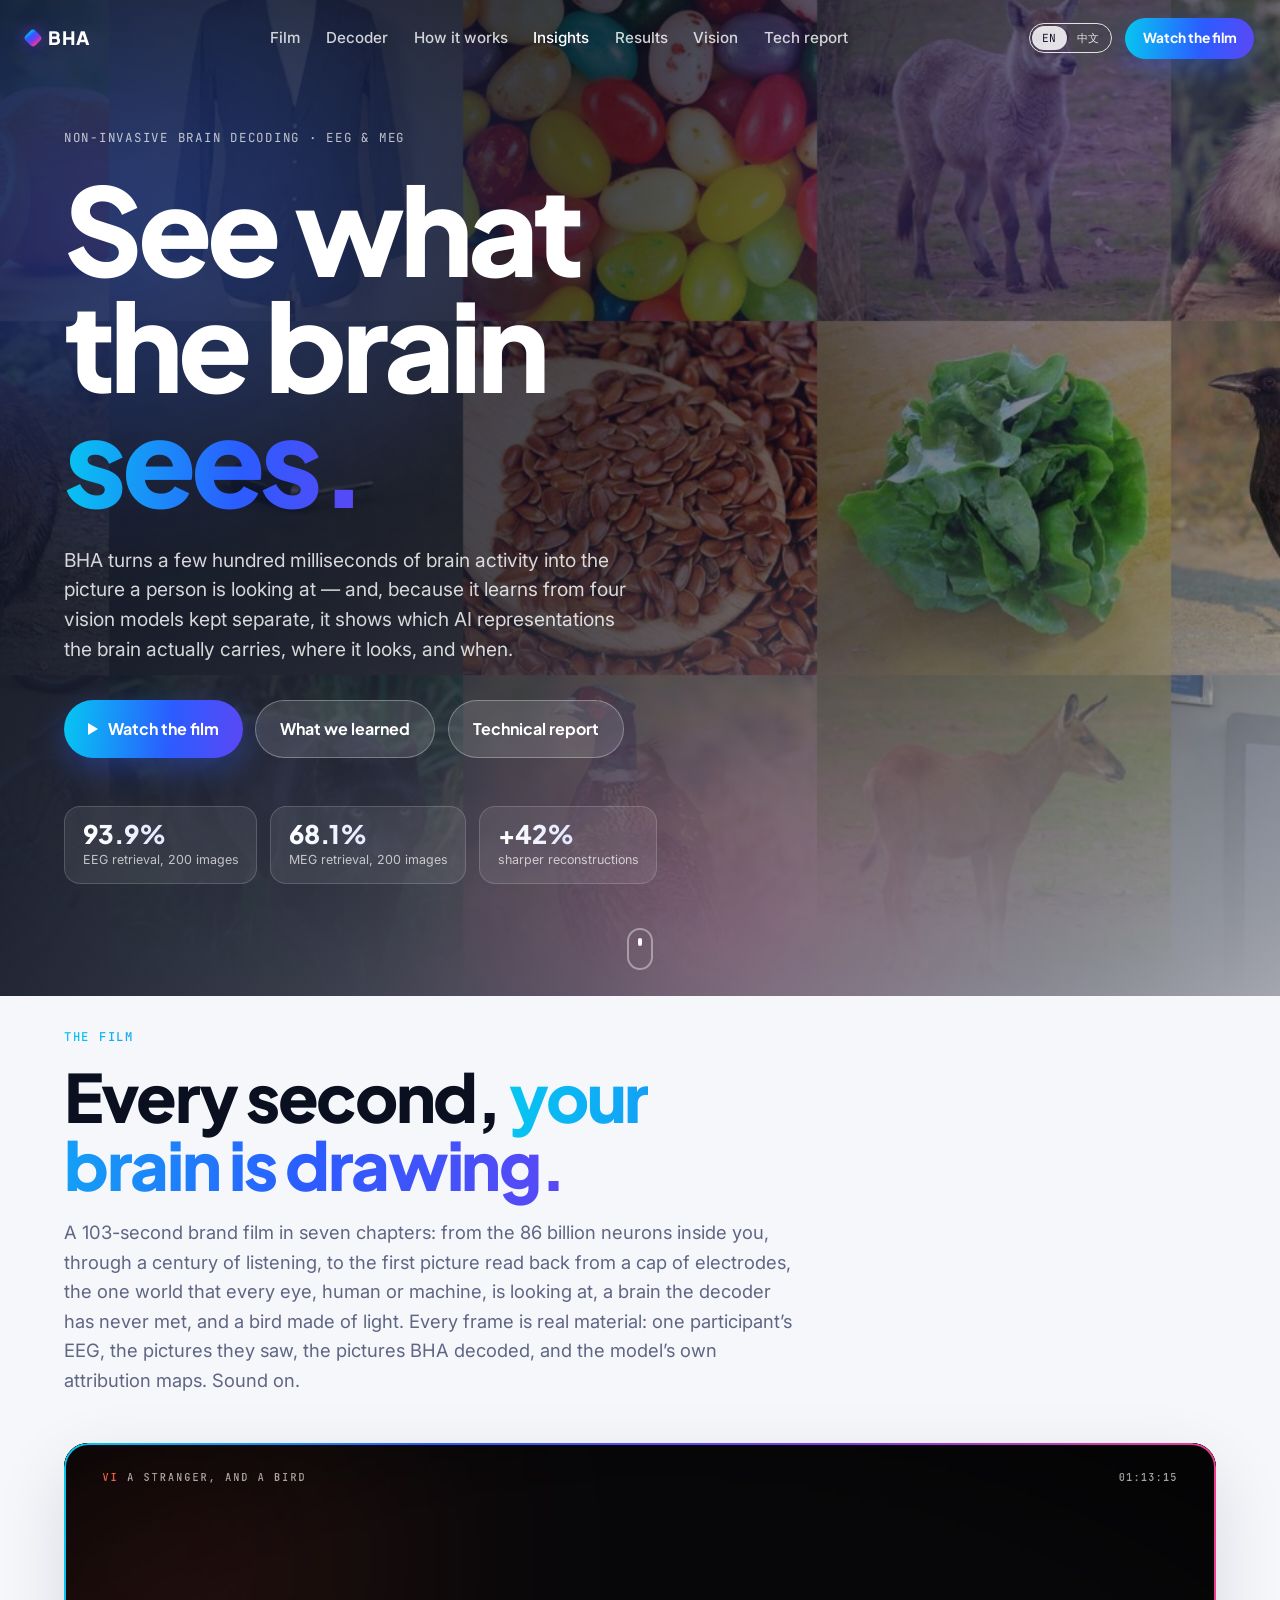
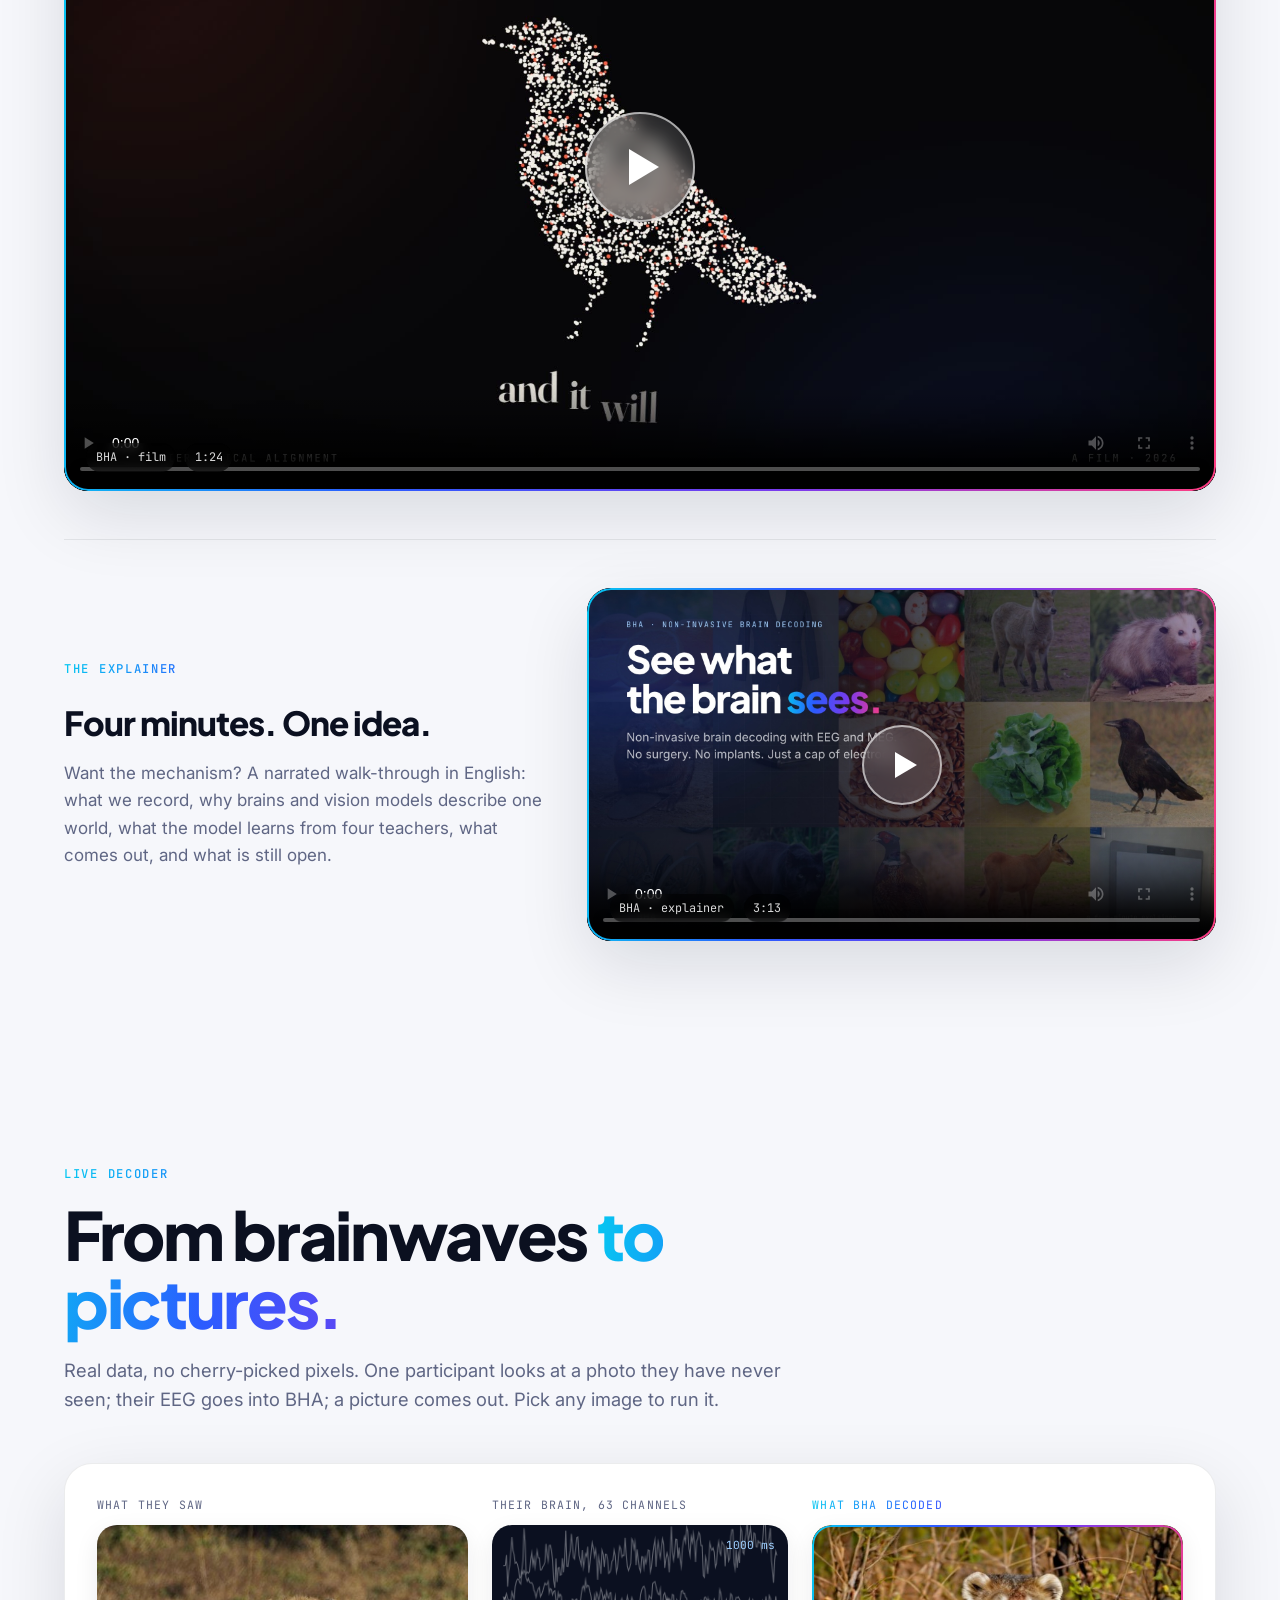
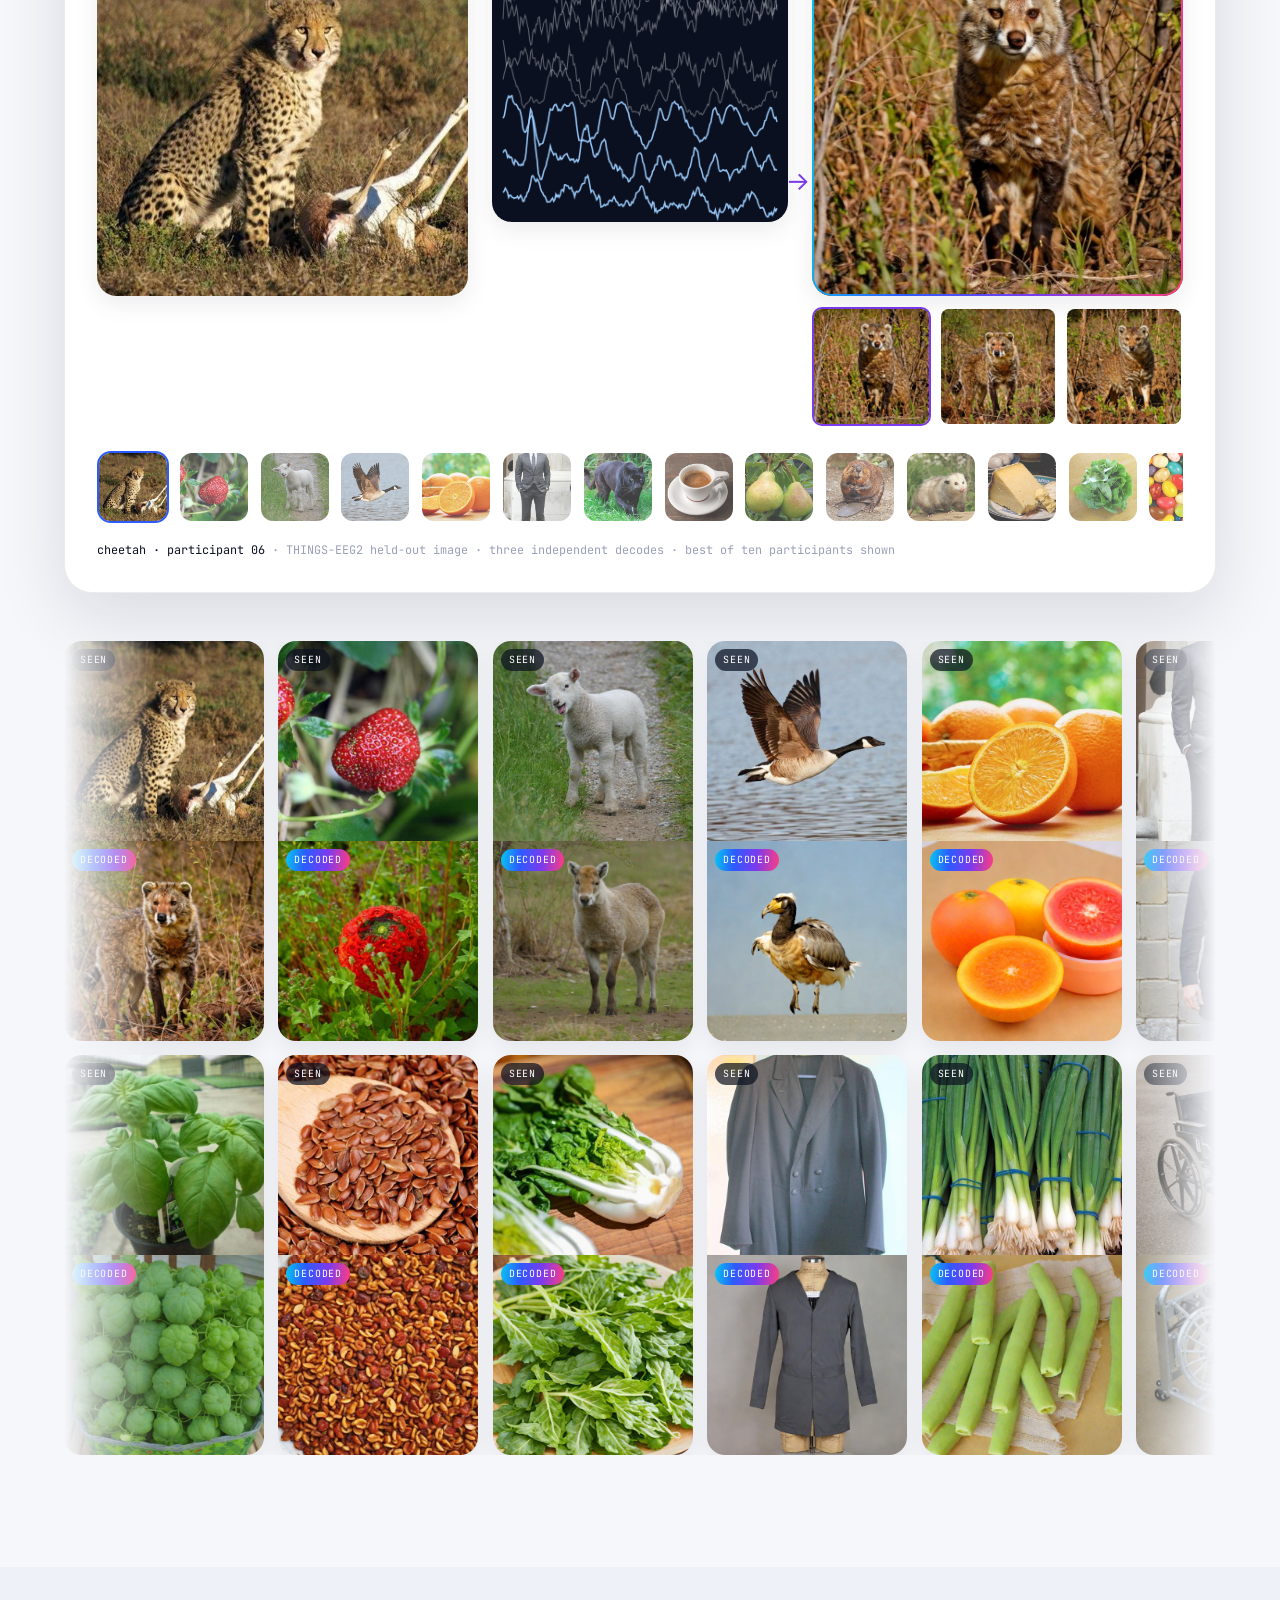
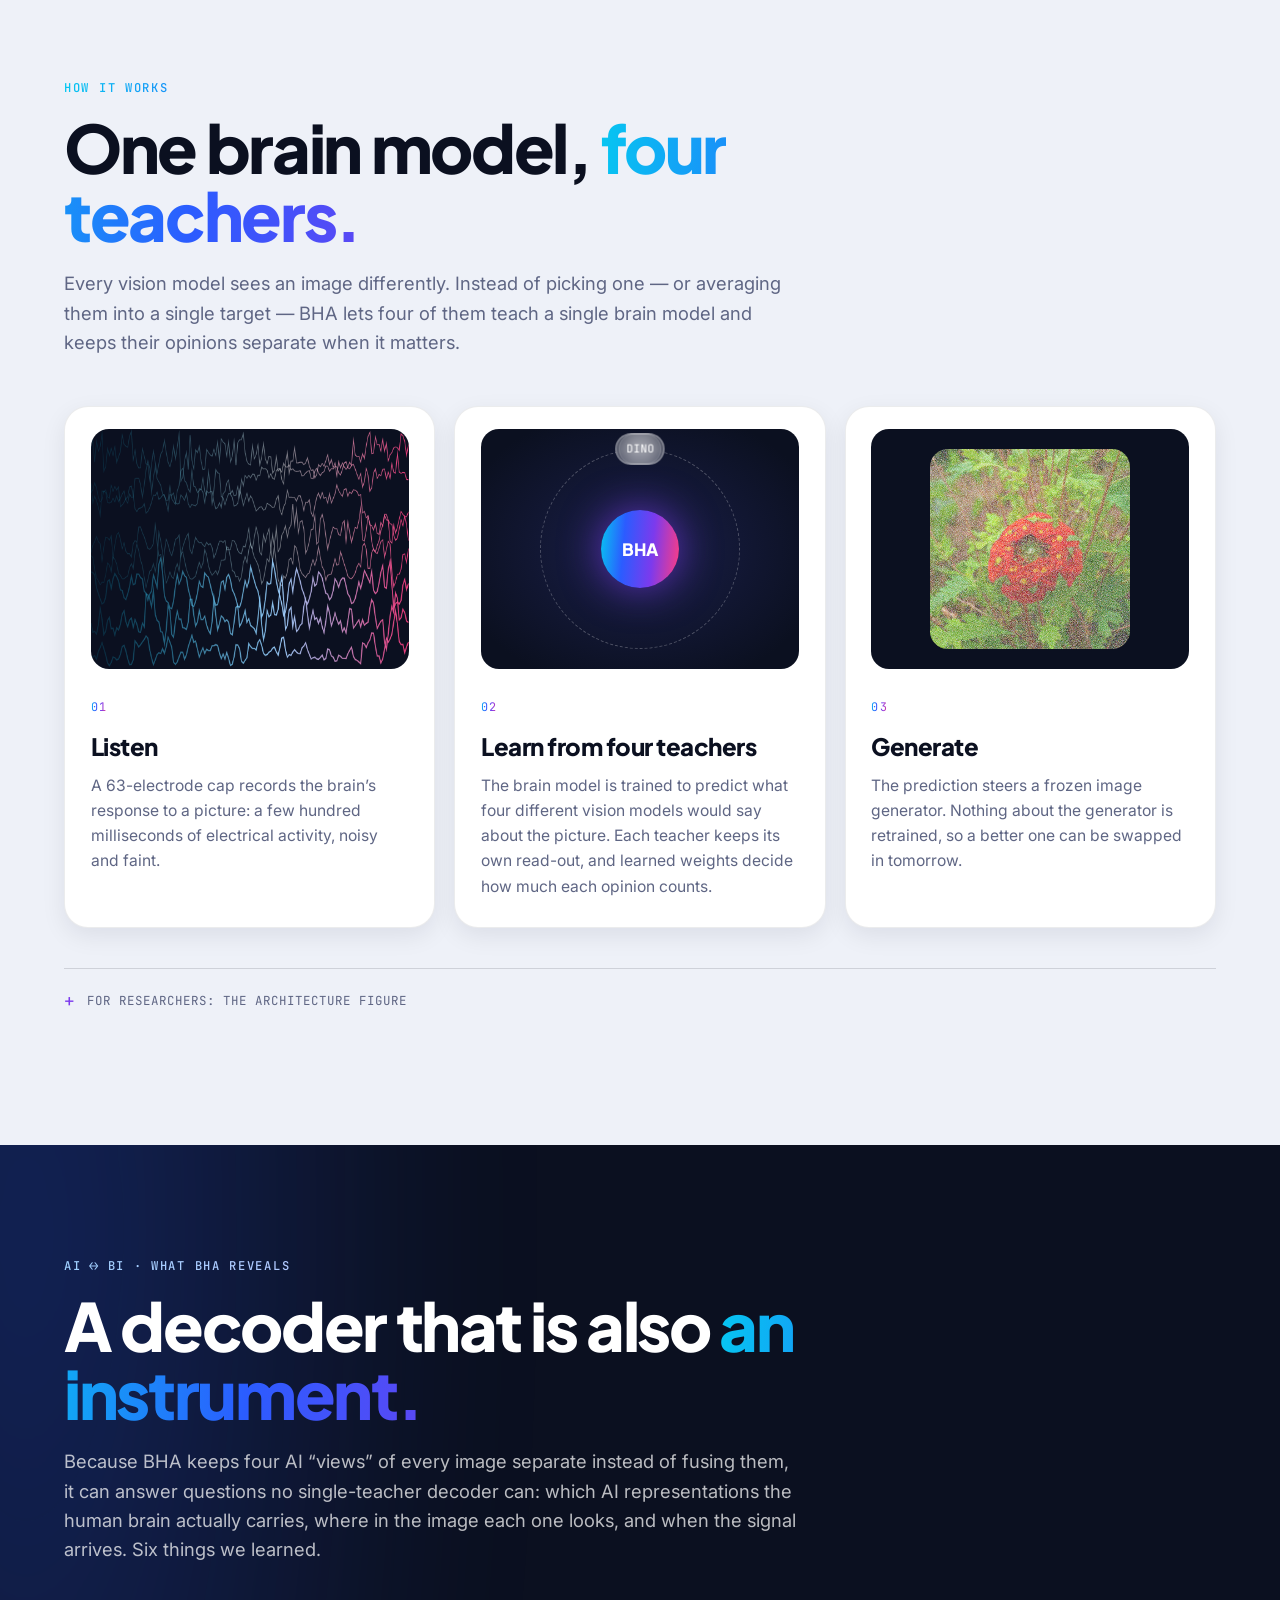
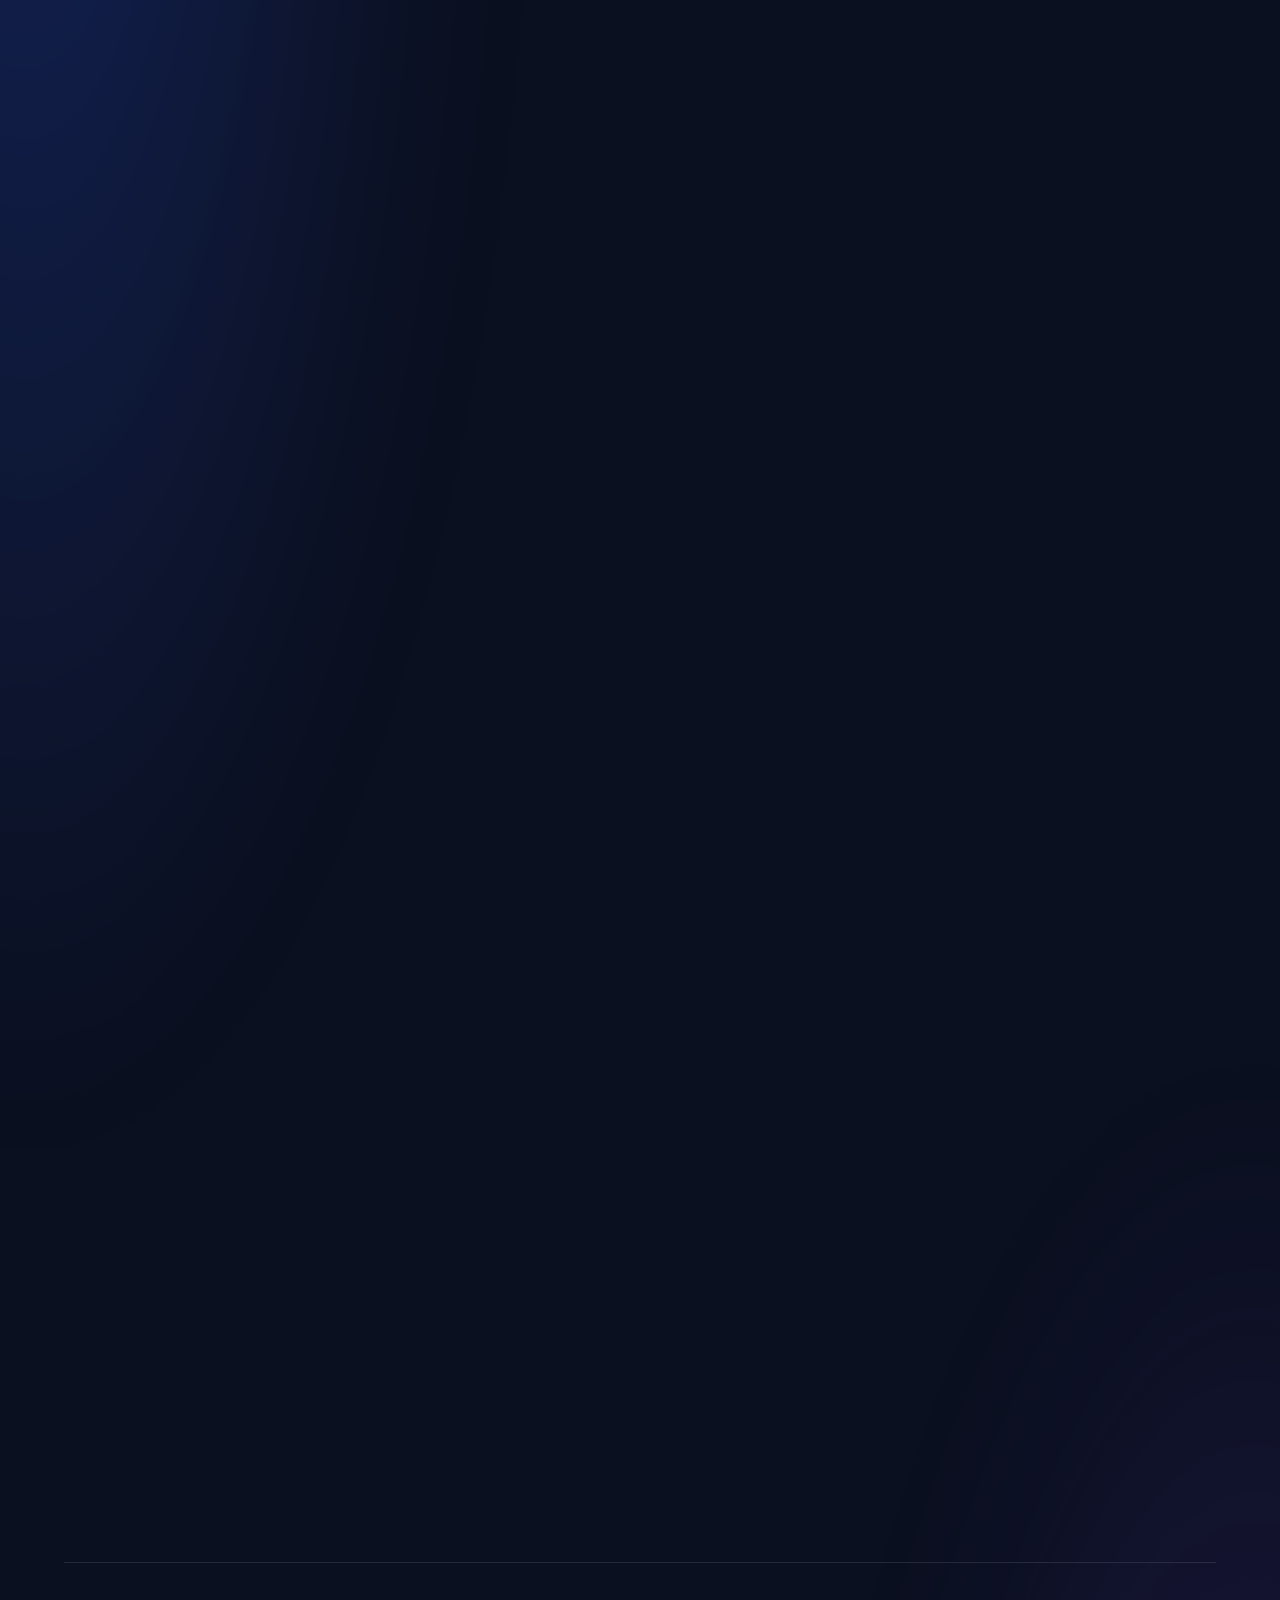
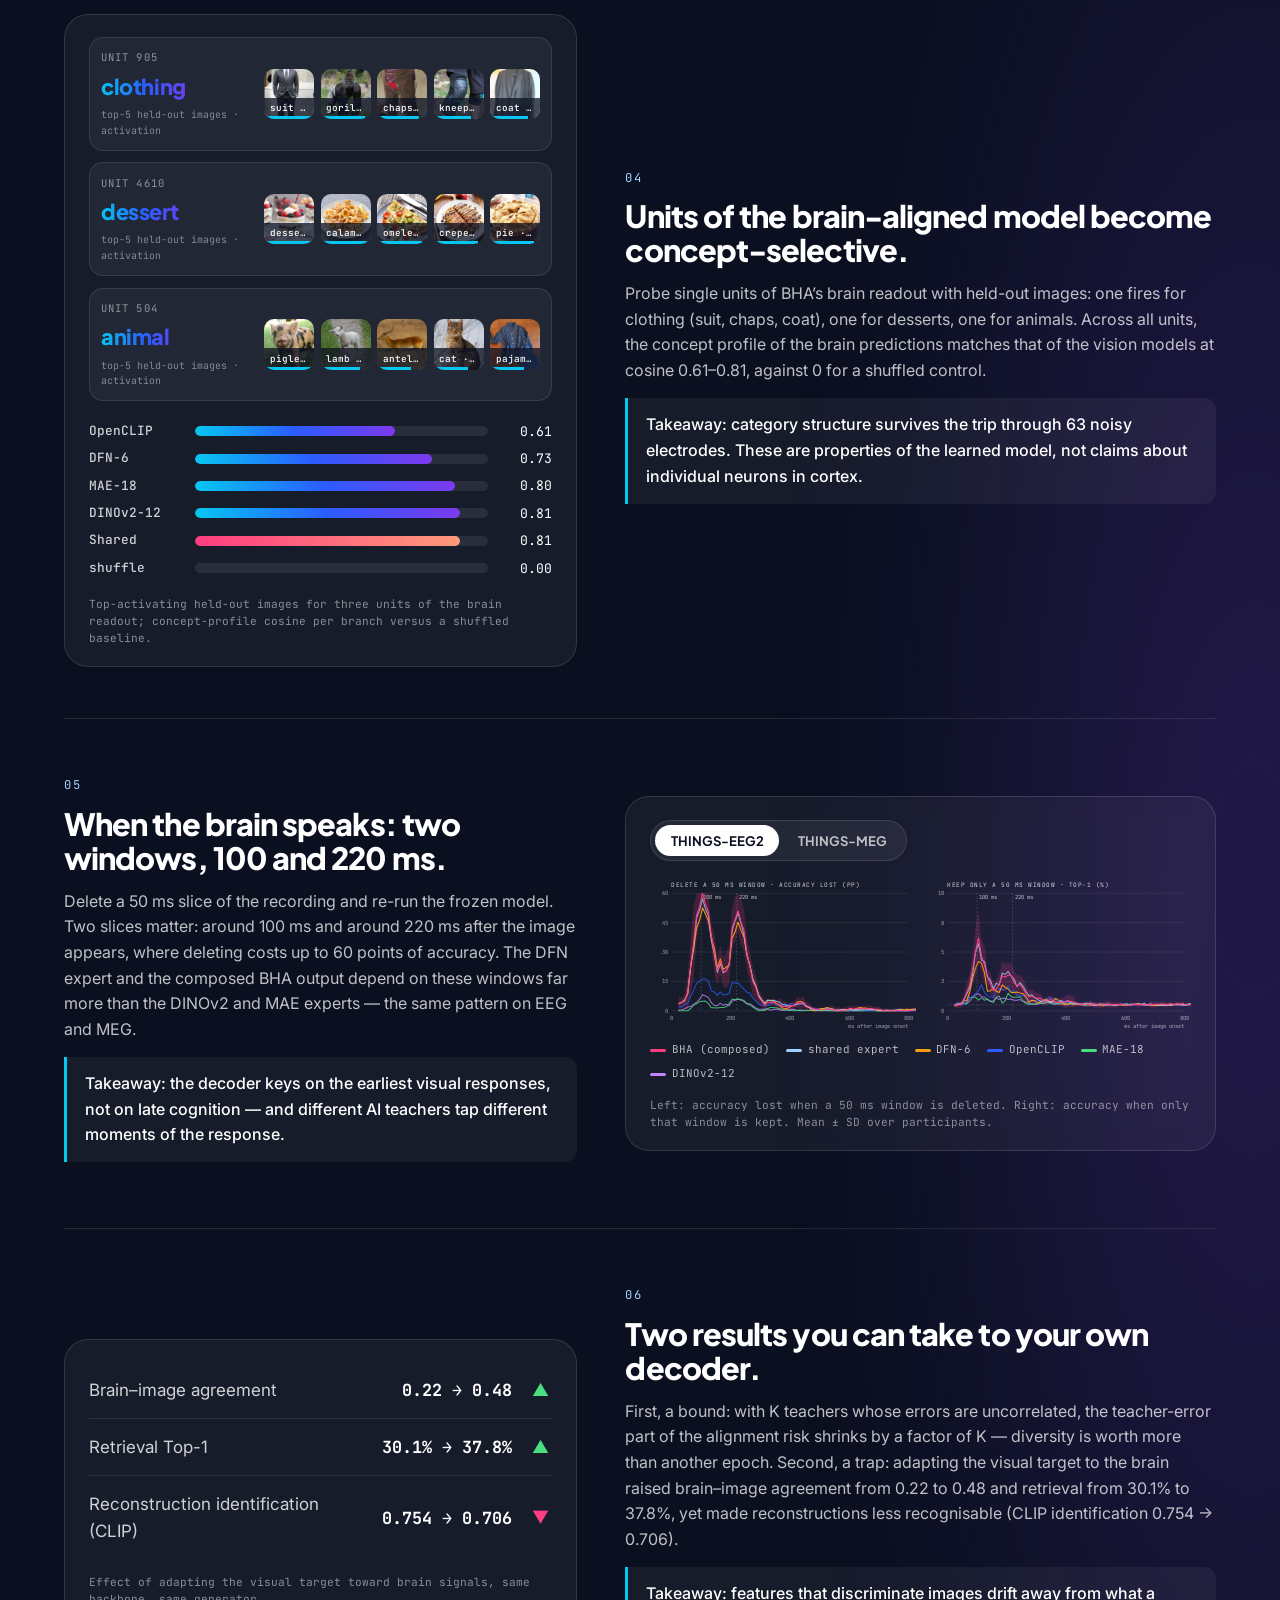
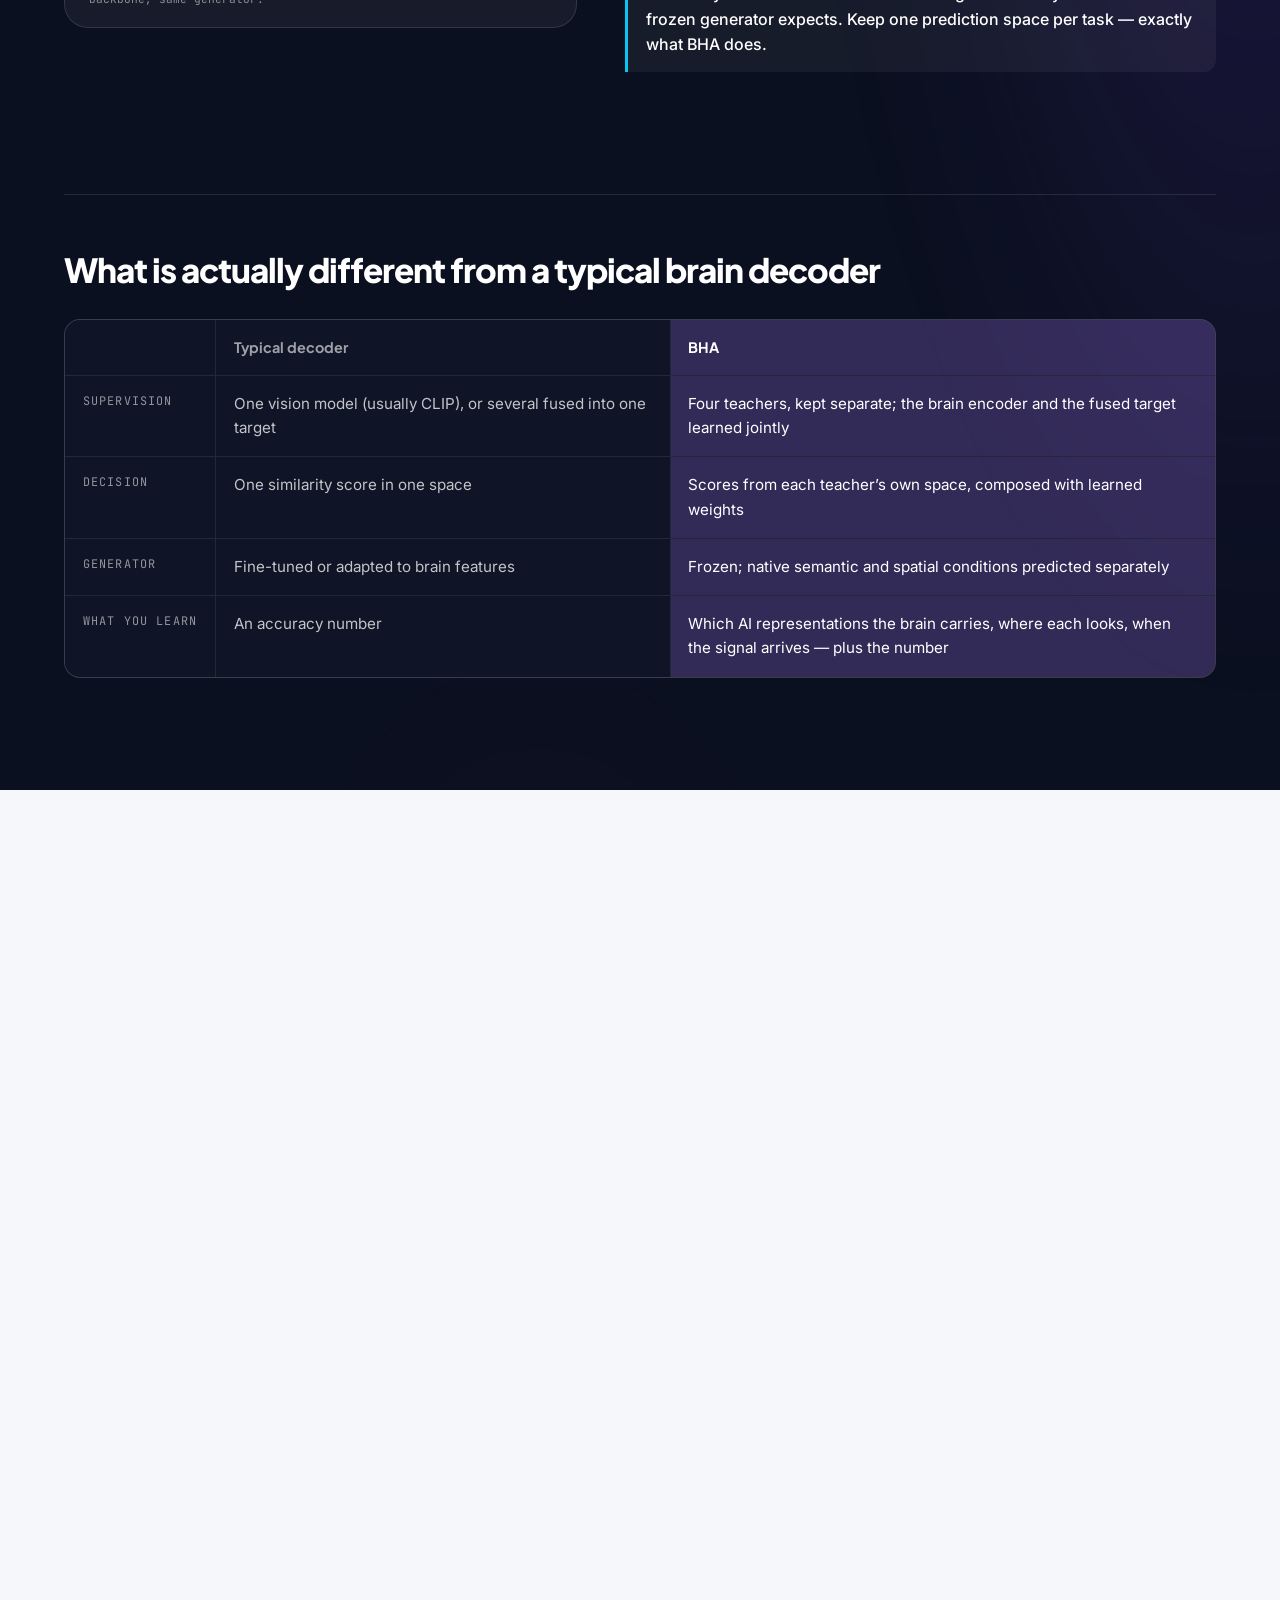
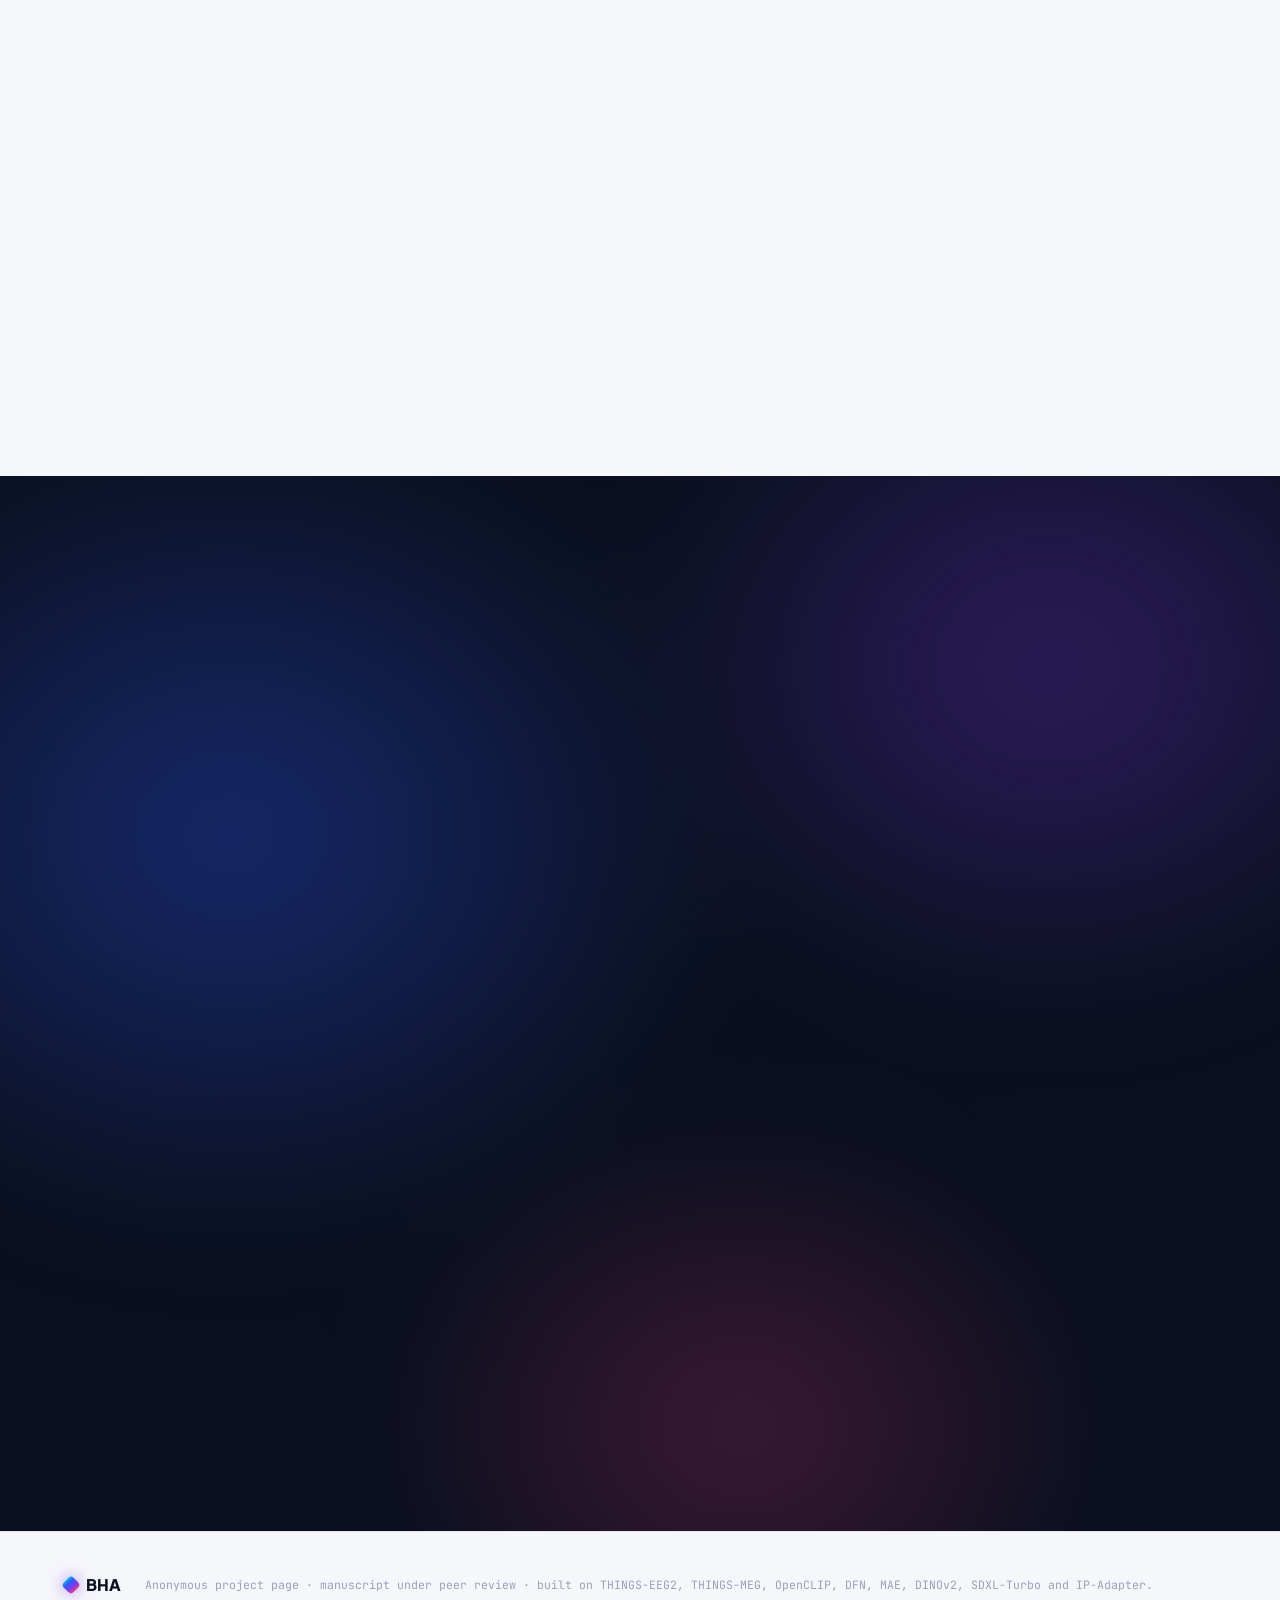
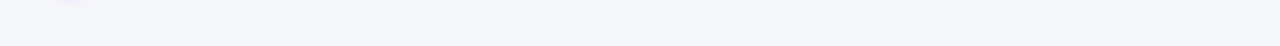
<file: index.html>
<!DOCTYPE html>
<html lang="en">
  <head>
    <meta charset="utf-8" />
    <meta name="viewport" content="width=device-width, initial-scale=1" />
    <title>BHA — See what the brain sees</title>
    <meta
      name="description"
      content="BHA turns non-invasive brain recordings into pictures. One brain model learns from four vision models at once and sets a new state of the art for EEG and MEG decoding."
    />
    <meta name="theme-color" content="#0b1020" />
    <link rel="icon" href="data:image/svg+xml,%3Csvg xmlns='http://www.w3.org/2000/svg' viewBox='0 0 64 64'%3E%3Cdefs%3E%3ClinearGradient id='g' x1='0' x2='1'%3E%3Cstop offset='0' stop-color='%2306c7f1'/%3E%3Cstop offset='.5' stop-color='%237c3aed'/%3E%3Cstop offset='1' stop-color='%23ff3d81'/%3E%3C/linearGradient%3E%3C/defs%3E%3Crect x='14' y='14' width='36' height='36' rx='8' transform='rotate(45 32 32)' fill='url(%23g)'/%3E%3C/svg%3E" />
    <link rel="preconnect" href="https://fonts.googleapis.com" />
    <link rel="preconnect" href="https://fonts.gstatic.com" crossorigin />
    <link
      href="https://fonts.googleapis.com/css2?family=Plus+Jakarta+Sans:wght@500;600;700;800&family=Inter:wght@400;500;600&family=JetBrains+Mono:wght@400;500&display=swap"
      rel="stylesheet"
    />
    <link rel="stylesheet" href="styles.css?v=8" />
  </head>
  <body>
    <nav class="nav" id="nav">
      <a class="nav__brand" href="#top"><span class="nav__logo" aria-hidden="true"></span>BHA</a>
      <div class="nav__links">
        <a href="#film" data-i18n="nav.film">Film</a>
        <a href="#decoder" data-i18n="nav.decoder">Decoder</a>
        <a href="#how" data-i18n="nav.how">How it works</a>
        <a href="#insights" data-i18n="nav.insights">Insights</a>
        <a href="#results" data-i18n="nav.results">Results</a>
        <a href="#vision" data-i18n="nav.vision">Vision</a>
        <a href="report.html" class="nav__report" data-i18n="nav.report">Tech report</a>
      </div>
      <div class="nav__right">
        <div class="lang" role="group" data-i18n-attr="aria-label:lang.label">
          <button type="button" class="lang__btn is-active" data-set-lang="en" aria-pressed="true">EN</button>
          <button type="button" class="lang__btn" data-set-lang="zh" aria-pressed="false">中文</button>
        </div>
        <a class="btn btn--grad btn--sm" href="#film" data-i18n="nav.cta">Watch the film</a>
      </div>
    </nav>

    <!-- ================= HERO ================= -->
    <header id="top" class="hero">
      <video class="hero__video" autoplay muted loop playsinline poster="video/showreel_poster.jpg" aria-hidden="true">
        <source src="video/showreel.mp4" type="video/mp4" />
      </video>
      <div class="hero__shade" aria-hidden="true"></div>
      <div class="hero__aurora" aria-hidden="true"></div>
      <div class="hero__content">
        <p class="hero__kicker reveal-h" data-i18n="hero.kicker">Non-invasive brain decoding · EEG & MEG</p>
        <h1 class="hero__title reveal-h">
          <span class="line"><span data-i18n="hero.t1">See what</span></span>
          <span class="line"><span data-i18n="hero.t2">the brain</span></span>
          <span class="line"><span class="grad" data-i18n="hero.t3">sees.</span></span>
        </h1>
        <p class="hero__sub reveal-h" data-i18n="hero.sub">
          BHA turns a few hundred milliseconds of brain activity into the picture a person is looking at — and, because it learns from four vision models kept separate, it shows which AI representations the brain actually carries, where it looks, and when.
        </p>
        <div class="hero__cta reveal-h">
          <a class="btn btn--grad" href="#film"><span class="btn__play" aria-hidden="true"></span><span data-i18n="hero.cta1">Watch the film</span></a>
          <a class="btn btn--glass" href="#insights" data-i18n="hero.cta2">What we learned</a>
          <a class="btn btn--glass" href="report.html" data-i18n="hero.cta3">Technical report</a>
        </div>
        <div class="hero__chips reveal-h">
          <div class="chip"><b>93.9%</b><span data-i18n="chip.eeg">EEG retrieval, 200 images</span></div>
          <div class="chip"><b>68.1%</b><span data-i18n="chip.meg">MEG retrieval, 200 images</span></div>
          <div class="chip"><b>+42%</b><span data-i18n="chip.rec">sharper reconstructions</span></div>
        </div>
      </div>
      <div class="hero__scroll" aria-hidden="true"><span></span></div>
    </header>

    <main>
      <!-- ================= FILM ================= -->
      <section id="film" class="sec sec--film">
        <div class="wrap">
          <div class="sec__head reveal">
            <p class="kicker" data-i18n="film.kicker">The film</p>
            <h2 class="h2" data-i18n-html="film.title">Every second, <span class="grad">your brain is drawing.</span></h2>
            <p class="lede" data-i18n="film.lede">A 103-second brand film in seven chapters: from the 86 billion neurons inside you, through a century of listening, to the first picture read back from a cap of electrodes, the one world that every eye, human or machine, is looking at, a brain the decoder has never met, and a bird made of light. Every frame is real material: one participant’s EEG, the pictures they saw, the pictures BHA decoded, and the model’s own attribution maps. Sound on.</p>
          </div>
          <div class="player reveal" id="player">
            <video id="film-video" class="player__video" preload="metadata" playsinline controls poster="video/brand_poster.jpg">
              <source src="video/brand.mp4" type="video/mp4" />
            </video>
            <button type="button" class="player__btn" id="film-play" aria-label="Play the film">
              <span class="player__ring" aria-hidden="true"></span>
              <span class="player__tri" aria-hidden="true"></span>
            </button>
            <div class="player__meta" aria-hidden="true">
              <span class="player__tag">BHA · film</span>
              <span class="player__dur" id="film-dur">1:24</span>
            </div>
          </div>

          <div class="explainer reveal">
            <div class="explainer__text">
              <p class="kicker" data-i18n="expl.kicker">The explainer</p>
              <h3 data-i18n="expl.title">Four minutes. One idea.</h3>
              <p data-i18n="expl.lede">Want the mechanism? A narrated walk-through in English: what we record, why brains and vision models describe one world, what the model learns from four teachers, what comes out, and what is still open.</p>
            </div>
            <div class="player player--sm" id="player2">
              <video id="film-video2" class="player__video" preload="metadata" playsinline controls poster="video/explainer_poster.jpg">
                <source src="video/explainer.mp4" type="video/mp4" />
                <track kind="subtitles" src="video/explainer.vtt" srclang="en" label="English" default />
              </video>
              <button type="button" class="player__btn" id="film-play2" aria-label="Play the explainer">
                <span class="player__ring" aria-hidden="true"></span>
                <span class="player__tri" aria-hidden="true"></span>
              </button>
              <div class="player__meta" aria-hidden="true">
                <span class="player__tag">BHA · explainer</span>
                <span class="player__dur" id="film-dur2">3:13</span>
              </div>
            </div>
          </div>
        </div>
      </section>

      <!-- ================= DECODER ================= -->
      <section id="decoder" class="sec">
        <div class="wrap">
          <div class="sec__head reveal">
            <p class="kicker" data-i18n="dec.kicker">Live decoder</p>
            <h2 class="h2" data-i18n-html="dec.title">From brainwaves <span class="grad">to pictures.</span></h2>
            <p class="lede" data-i18n="dec.lede">Real data, no cherry-picked pixels. One participant looks at a photo they have never seen; their EEG goes into BHA; a picture comes out. Pick any image to run it.</p>
          </div>

          <div class="demo reveal" id="demo">
            <div class="demo__stage">
              <div class="demo__col">
                <span class="demo__lbl" data-i18n="dec.seen">What they saw</span>
                <div class="demo__frame"><img id="demo-seen" src="assets/showcase/cheetah_gt.jpg" alt="Seen image" width="512" height="512" /></div>
              </div>
              <div class="demo__col demo__col--mid">
                <span class="demo__lbl" data-i18n="dec.eeg">Their brain, 63 channels</span>
                <div class="demo__eeg"><canvas id="demo-eeg" width="320" height="320"></canvas><span class="demo__ms" id="demo-ms">0 ms</span></div>
                <span class="demo__arrow" aria-hidden="true">→</span>
              </div>
              <div class="demo__col">
                <span class="demo__lbl demo__lbl--out" data-i18n="dec.out">What BHA decoded</span>
                <div class="demo__frame demo__frame--out"><canvas id="demo-out" width="512" height="512"></canvas></div>
                <div class="demo__draws" id="demo-draws"></div>
              </div>
            </div>
            <div class="demo__picker" id="demo-picker"></div>
            <div class="demo__foot">
              <span id="demo-name">cheetah</span> · <span data-i18n="dec.foot">participant 08 · THINGS-EEG2 held-out image · three independent decodes</span>
            </div>
          </div>

          <div class="wall reveal" aria-label="Seen and decoded image pairs">
            <div class="wall__row" id="wall-a"></div>
            <div class="wall__row wall__row--rev" id="wall-b"></div>
          </div>
        </div>
      </section>

      <!-- ================= HOW ================= -->
      <section id="how" class="sec sec--soft">
        <div class="wrap">
          <div class="sec__head reveal">
            <p class="kicker" data-i18n="how.kicker">How it works</p>
            <h2 class="h2" data-i18n-html="how.title">One brain model, <span class="grad">four teachers.</span></h2>
            <p class="lede" data-i18n="how.lede">Every vision model sees an image differently. Instead of picking one — or averaging them into a single target — BHA lets four of them teach a single brain model and keeps their opinions separate when it matters.</p>
          </div>

          <div class="steps">
            <article class="step reveal">
              <div class="step__art step__art--listen" aria-hidden="true">
                <canvas id="art-listen" width="520" height="340"></canvas>
              </div>
              <span class="step__n">01</span>
              <h3 data-i18n="how.s1t">Listen</h3>
              <p data-i18n="how.s1b">A 63-electrode cap records the brain’s response to a picture: a few hundred milliseconds of electrical activity, noisy and faint.</p>
            </article>
            <article class="step reveal">
              <div class="step__art step__art--learn" aria-hidden="true">
                <div class="orbit">
                  <div class="orbit__core"><span>BHA</span></div>
                  <div class="orbit__ring"></div>
                  <div class="orbit__sat" style="--i:0"><span>CLIP</span></div>
                  <div class="orbit__sat" style="--i:1"><span>DFN</span></div>
                  <div class="orbit__sat" style="--i:2"><span>MAE</span></div>
                  <div class="orbit__sat" style="--i:3"><span>DINO</span></div>
                </div>
              </div>
              <span class="step__n">02</span>
              <h3 data-i18n="how.s2t">Learn from four teachers</h3>
              <p data-i18n="how.s2b">The brain model is trained to predict what four different vision models would say about the picture. Each teacher keeps its own read-out, and learned weights decide how much each opinion counts.</p>
            </article>
            <article class="step reveal">
              <div class="step__art step__art--gen" aria-hidden="true">
                <div class="gen"><img src="assets/showcase/strawberry_gen0.jpg" alt="" width="512" height="512" /><div class="gen__noise"></div></div>
              </div>
              <span class="step__n">03</span>
              <h3 data-i18n="how.s3t">Generate</h3>
              <p data-i18n="how.s3b">The prediction steers a frozen image generator. Nothing about the generator is retrained, so a better one can be swapped in tomorrow.</p>
            </article>
          </div>

          <details class="more reveal">
            <summary data-i18n="how.more">For researchers: the architecture figure</summary>
            <figure class="fig"><img src="imgs/fig-framework.png" alt="BHA architecture figure from the manuscript." width="2000" height="824" loading="lazy" /></figure>
          </details>
        </div>
      </section>


      <!-- ================= INSIGHTS ================= -->
      <section id="insights" class="sec sec--ins">
        <div class="wrap">
          <div class="sec__head reveal">
            <p class="kicker" data-i18n="ins.kicker">AI ↔ BI · What BHA reveals</p>
            <h2 class="h2" data-i18n-html="ins.title">A decoder that is also <span class="grad">an instrument.</span></h2>
            <p class="lede" data-i18n="ins.lede">Because BHA keeps four AI “views” of every image separate instead of fusing them, it can answer questions no single-teacher decoder can: which AI representations the human brain actually carries, where in the image each one looks, and when the signal arrives. Six things we learned.</p>
          </div>

          <!-- L1 -->
          <article class="lesson reveal">
            <div class="lesson__text">
              <span class="lesson__n">01</span>
              <h3 data-i18n="ins.l1.t">Not every AI sees like a brain — until you let it.</h3>
              <p data-i18n="ins.l1.b">We measured how well each vision model’s features can be predicted from EEG (brain–image cosine, higher = more brain-like). Out of the box, a web-trained CLIP-style model (DFN) is the most brain-predictable; self-supervised DINOv2 and masked MAE are almost unpredictable. Train a small adapter on their space and they become nearly as predictable — the brain-relevant information was there, encoded differently.</p>
              <p class="lesson__take" data-i18n="ins.l1.k">Takeaway: “brain-likeness” is a property of the readout, not only of the model. Pick teachers for what they add, then let the brain reshape them.</p>
            </div>
            <div class="lesson__viz card-ins">
              <div class="seg" role="tablist">
                <button type="button" class="seg__btn is-active" data-align="raw" data-i18n="ins.l1.raw">Raw teacher features</button>
                <button type="button" class="seg__btn" data-align="adapted" data-i18n="ins.l1.adapted">After brain-trained adapter</button>
              </div>
              <div class="hbars" id="align-bars"></div>
              <p class="viz__note" data-i18n="ins.l1.note">Paired brain–image cosine similarity, THINGS-EEG2, ten participants. Non-paired baseline ≈ 0.</p>
            </div>
          </article>

          <!-- L2 -->
          <article class="lesson lesson--rev reveal">
            <div class="lesson__text">
              <span class="lesson__n">02</span>
              <h3 data-i18n="ins.l2.t">The brain imposes a shared geometry on very different AIs.</h3>
              <p data-i18n="ins.l2.b">Ask the four vision models which images are similar to which, and they barely agree (correlation between their similarity structures 0.07–0.70). Ask BHA’s four expert heads — each predicting its own teacher’s space from the same brain signal — and they agree strongly (0.71–0.91). Passing through a brain pulls wildly different AI spaces into one geometry.</p>
              <p class="lesson__take" data-i18n="ins.l2.k">Takeaway: what the brain can express is the common denominator across vision models. The shared expert preserves image-to-image relations best (r = 0.82).</p>
            </div>
            <div class="lesson__viz card-ins">
              <div class="seg" role="tablist">
                <button type="button" class="seg__btn is-active" data-rsm="vfm" data-i18n="ins.l2.vfm">The AI teachers</button>
                <button type="button" class="seg__btn" data-rsm="bha" data-i18n="ins.l2.bha">Predicted from the brain</button>
              </div>
              <div class="heat" id="rsm"></div>
              <p class="viz__note" id="rsm-note" data-i18n="ins.l2.note">Hover a cell. Pearson correlation between representational similarity matrices, mean over ten participants.</p>
            </div>
          </article>

          <!-- L3 -->
          <article class="lesson reveal">
            <div class="lesson__text">
              <span class="lesson__n">03</span>
              <h3 data-i18n="ins.l3.t">Same geometry, different eyes.</h3>
              <p data-i18n="ins.l3.b">Occlude a patch of the image and watch each expert’s match score move. For the bok choy, the DFN and MAE experts raise the match from the leaves and the shared expert agrees; the OpenCLIP expert is pulled down by the very same leaves, and DINOv2 splits them. Try the boat or the recorder: there, MAE and DINOv2 lower the match from the one object DFN raises it from. Experts that embed images similarly can still use them in opposite ways.</p>
              <p class="lesson__take" data-i18n="ins.l3.k">Takeaway: this is why BHA composes expert scores instead of averaging them — averaging would cancel exactly these disagreements.</p>
            </div>
            <div class="lesson__viz card-ins">
              <div class="attr__picks" id="attr-picks"></div>
              <div class="attr__row" id="attr-row"></div>
              <div class="attr__legend"><span data-i18n="ins.l3.neg">lowers the match</span><i></i><span data-i18n="ins.l3.pos">raises the match</span></div>
            </div>
          </article>

          <!-- L4 -->
          <article class="lesson lesson--rev reveal">
            <div class="lesson__text">
              <span class="lesson__n">04</span>
              <h3 data-i18n="ins.l4.t">Units of the brain-aligned model become concept-selective.</h3>
              <p data-i18n="ins.l4.b">Probe single units of BHA’s brain readout with held-out images: one fires for clothing (suit, chaps, coat), one for desserts, one for animals. Across all units, the concept profile of the brain predictions matches that of the vision models at cosine 0.61–0.81, against 0 for a shuffled control.</p>
              <p class="lesson__take" data-i18n="ins.l4.k">Takeaway: category structure survives the trip through 63 noisy electrodes. These are properties of the learned model, not claims about individual neurons in cortex.</p>
            </div>
            <div class="lesson__viz card-ins">
              <div class="units" id="units"></div>
              <div class="hbars hbars--mini" id="concept-bars"></div>
              <p class="viz__note" data-i18n="ins.l4.note">Top-activating held-out images for three units of the brain readout; concept-profile cosine per branch versus a shuffled baseline.</p>
            </div>
          </article>

          <!-- L5 -->
          <article class="lesson reveal">
            <div class="lesson__text">
              <span class="lesson__n">05</span>
              <h3 data-i18n="ins.l5.t">When the brain speaks: two windows, 100 and 220 ms.</h3>
              <p data-i18n="ins.l5.b">Delete a 50 ms slice of the recording and re-run the frozen model. Two slices matter: around 100 ms and around 220 ms after the image appears, where deleting costs up to 60 points of accuracy. The DFN expert and the composed BHA output depend on these windows far more than the DINOv2 and MAE experts — the same pattern on EEG and MEG.</p>
              <p class="lesson__take" data-i18n="ins.l5.k">Takeaway: the decoder keys on the earliest visual responses, not on late cognition — and different AI teachers tap different moments of the response.</p>
            </div>
            <div class="lesson__viz card-ins">
              <div class="seg" role="tablist">
                <button type="button" class="seg__btn is-active" data-temporal="eeg">THINGS-EEG2</button>
                <button type="button" class="seg__btn" data-temporal="meg">THINGS-MEG</button>
              </div>
              <div class="tchart">
                <svg id="tchart-del" viewBox="0 0 520 300" role="img" aria-label="Accuracy lost when a 50 ms window is deleted, versus window center."></svg>
                <svg id="tchart-keep" viewBox="0 0 520 300" role="img" aria-label="Accuracy when only a 50 ms window is kept, versus window center."></svg>
              </div>
              <div class="tlegend" id="tlegend"></div>
              <p class="viz__note" data-i18n="ins.l5.note">Left: accuracy lost when a 50 ms window is deleted. Right: accuracy when only that window is kept. Mean over participants; bands show ±1 SD for the composed output.</p>
            </div>
          </article>

          <!-- L6 -->
          <article class="lesson lesson--rev reveal">
            <div class="lesson__text">
              <span class="lesson__n">06</span>
              <h3 data-i18n="ins.l6.t">Two results you can take to your own decoder.</h3>
              <p data-i18n="ins.l6.b">First, a bound: with K teachers whose errors are uncorrelated, the teacher-error part of the alignment risk shrinks by a factor of K — diversity is worth more than another epoch. Second, a trap: adapting the visual target to the brain raised brain–image agreement from 0.22 to 0.48 and retrieval from 30.1% to 37.8%, yet made reconstructions less recognisable (CLIP identification 0.754 → 0.706).</p>
              <p class="lesson__take" data-i18n="ins.l6.k">Takeaway: features that discriminate images drift away from what a frozen generator expects. Keep one prediction space per task — exactly what BHA does.</p>
            </div>
            <div class="lesson__viz card-ins">
              <div class="trap">
                <div class="trap__row"><span data-i18n="ins.l6.a">Brain–image agreement</span><b>0.22 → 0.48</b><i class="up">▲</i></div>
                <div class="trap__row"><span data-i18n="ins.l6.r">Retrieval Top-1</span><b>30.1% → 37.8%</b><i class="up">▲</i></div>
                <div class="trap__row"><span data-i18n="ins.l6.c">Reconstruction identification (CLIP)</span><b>0.754 → 0.706</b><i class="down">▼</i></div>
              </div>
              <p class="viz__note" data-i18n="ins.l6.note">Effect of adapting the visual target toward brain signals, same backbone, same generator.</p>
            </div>
          </article>

          <div class="diff reveal">
            <h3 data-i18n="diff.t">What is actually different from a typical brain decoder</h3>
            <div class="diff__grid">
              <div class="diff__head" data-i18n="diff.h0"></div><div class="diff__head" data-i18n="diff.h1">Typical decoder</div><div class="diff__head diff__head--ours">BHA</div>
              <div data-i18n="diff.r1">Supervision</div><div data-i18n="diff.r1a">One vision model (usually CLIP), or several fused into one target</div><div class="diff__ours" data-i18n="diff.r1b">Four teachers, kept separate; the brain encoder and the fused target learned jointly</div>
              <div data-i18n="diff.r2">Decision</div><div data-i18n="diff.r2a">One similarity score in one space</div><div class="diff__ours" data-i18n="diff.r2b">Scores from each teacher’s own space, composed with learned weights</div>
              <div data-i18n="diff.r3">Generator</div><div data-i18n="diff.r3a">Fine-tuned or adapted to brain features</div><div class="diff__ours" data-i18n="diff.r3b">Frozen; native semantic and spatial conditions predicted separately</div>
              <div data-i18n="diff.r4">What you learn</div><div data-i18n="diff.r4a">An accuracy number</div><div class="diff__ours" data-i18n="diff.r4b">Which AI representations the brain carries, where each looks, when the signal arrives — plus the number</div>
            </div>
          </div>
        </div>
      </section>

      <!-- ================= RESULTS ================= -->
      <section id="results" class="sec">
        <div class="wrap">
          <div class="sec__head reveal">
            <p class="kicker" data-i18n="res.kicker">Results</p>
            <h2 class="h2" data-i18n-html="res.title">A new state of the art, <span class="grad">on both EEG and MEG.</span></h2>
            <p class="lede" data-i18n="res.lede">Shown 200 candidate pictures, how often does the model pick the exact one the person is looking at? Averages over ten EEG and four MEG participants on the public THINGS benchmarks.</p>
          </div>

          <div class="big3">
            <div class="big reveal"><div class="big__v"><span class="count" data-to="93.9" data-dec="1">0</span>%</div><div class="big__l" data-i18n="big.eeg">EEG · Top-1 of 200</div><div class="big__n" data-i18n="big.eeg.n">previous best 82.6%</div></div>
            <div class="big reveal"><div class="big__v"><span class="count" data-to="68.1" data-dec="1">0</span>%</div><div class="big__l" data-i18n="big.meg">MEG · Top-1 of 200</div><div class="big__n" data-i18n="big.meg.n">previous best 48.0%</div></div>
            <div class="big reveal"><div class="big__v"><span class="count" data-to="53.3" data-dec="1">0</span>%</div><div class="big__l" data-i18n="big.data">with only 25% of the data</div><div class="big__n" data-i18n="big.data.n">backbone alone 42.7%</div></div>
          </div>

          <div class="bars reveal" id="bars">
            <div class="bars__tabs"><button type="button" class="tab is-active" data-mod="eeg">EEG</button><button type="button" class="tab" data-mod="meg">MEG</button></div>
            <div class="bars__list" id="bars-list"></div>
          </div>

          <div class="recon reveal">
            <div class="recon__text">
              <h3 data-i18n="rec.title">Sharper pictures, same generator.</h3>
              <p data-i18n="rec.body">On image reconstruction from EEG, BHA beats the strongest published method on every pixel-level and semantic metric — while leaving the image generator completely untouched.</p>
            </div>
            <div class="minis" id="minis"></div>
          </div>

          <details class="more reveal">
            <summary data-i18n="res.more">Full comparison tables</summary>
            <div class="table-wrap">
              <table class="tbl">
                <caption data-i18n-html="res.t1cap"><strong>200-way retrieval (Top-1 / Top-5, %).</strong> LOSO = tested on a person never seen in training.</caption>
                <thead>
                  <tr><th rowspan="2" data-i18n="res.th.method">Method</th><th colspan="4">EEG</th><th colspan="4">MEG</th></tr>
                  <tr><th colspan="2" data-i18n="res.th.within">Within</th><th colspan="2">LOSO</th><th colspan="2" data-i18n="res.th.within">Within</th><th colspan="2">LOSO</th></tr>
                </thead>
                <tbody>
                  <tr><td>NICE</td><td>16.1</td><td>43.6</td><td>6.2</td><td>21.4</td><td>12.8</td><td>36.0</td><td>–</td><td>–</td></tr>
                  <tr><td>ATM-S</td><td>28.5</td><td>60.4</td><td>11.9</td><td>33.8</td><td>–</td><td>–</td><td>–</td><td>–</td></tr>
                  <tr><td>UBP</td><td>50.9</td><td>79.7</td><td>12.4</td><td>33.4</td><td>26.7</td><td>55.2</td><td>2.2</td><td>10.4</td></tr>
                  <tr><td>HyFI</td><td>68.2</td><td>91.9</td><td>15.1</td><td>37.2</td><td>35.8</td><td>64.6</td><td>3.2</td><td>11.5</td></tr>
                  <tr><td>NeuroBridge</td><td>63.2</td><td>89.9</td><td>19.0</td><td>45.9</td><td>32.2</td><td>60.8</td><td>3.4</td><td>12.8</td></tr>
                  <tr><td>MBP</td><td>75.7</td><td>94.6</td><td>20.0</td><td>44.1</td><td>33.9</td><td>60.7</td><td><b>5.4</b></td><td>15.2</td></tr>
                  <tr><td>LVBP</td><td>80.0</td><td>96.9</td><td>20.0</td><td>48.0</td><td>44.0</td><td>72.0</td><td>5.3</td><td>15.9</td></tr>
                  <tr><td>DMSA</td><td>82.6</td><td>97.7</td><td>21.8</td><td>49.4</td><td>48.0</td><td>74.4</td><td>3.7</td><td>13.0</td></tr>
                  <tr class="ours"><td>BHA · Raw</td><td>87.0</td><td>98.5</td><td>22.5</td><td>51.6</td><td>55.6</td><td>85.8</td><td>3.6</td><td>12.8</td></tr>
                  <tr class="ours"><td>BHA · CSLS-2</td><td><b>93.9</b></td><td><b>99.7</b></td><td><b>30.4</b></td><td><b>63.4</b></td><td><b>68.1</b></td><td><b>91.4</b></td><td>5.3</td><td><b>16.5</b></td></tr>
                </tbody>
              </table>
            </div>
            <div class="table-wrap">
              <table class="tbl">
                <caption data-i18n-html="res.t2cap"><strong>Image reconstruction from EEG (THINGS-EEG2, ten-participant mean).</strong> ↑ higher is better, ↓ lower is better.</caption>
                <thead>
                  <tr><th rowspan="2" data-i18n="res.th.method">Method</th><th colspan="4" data-i18n="res.th.low">Low-level</th><th colspan="4" data-i18n="res.th.high">High-level</th></tr>
                  <tr><th>PixCorr ↑</th><th>SSIM ↑</th><th>AlexNet(2) ↑</th><th>AlexNet(5) ↑</th><th>Inception ↑</th><th>CLIP ↑</th><th>EffNet-B ↓</th><th>SwAV ↓</th></tr>
                </thead>
                <tbody>
                  <tr><td>ATM-S</td><td>0.130</td><td>0.339</td><td>0.740</td><td>0.822</td><td>0.685</td><td>0.716</td><td>–</td><td>0.599</td></tr>
                  <tr><td>CC-All</td><td>0.143</td><td>0.347</td><td>0.754</td><td>0.623</td><td>0.669</td><td>0.715</td><td>–</td><td>0.590</td></tr>
                  <tr><td>AVDE</td><td>0.147</td><td>0.366</td><td>0.766</td><td>0.835</td><td>0.724</td><td>0.747</td><td>–</td><td>0.587</td></tr>
                  <tr><td>MBP</td><td>0.195</td><td>0.336</td><td>0.843</td><td>0.905</td><td>0.756</td><td>0.808</td><td>–</td><td>0.554</td></tr>
                  <tr class="ours"><td>BHA</td><td>0.277</td><td>0.454</td><td><b>0.874</b></td><td><b>0.922</b></td><td><b>0.791</b></td><td><b>0.830</b></td><td><b>0.845</b></td><td>0.516</td></tr>
                  <tr class="ours"><td>BHA + VAE-guided</td><td><b>0.283</b></td><td><b>0.464</b></td><td><b>0.874</b></td><td>0.921</td><td>0.790</td><td><b>0.830</b></td><td><b>0.845</b></td><td><b>0.515</b></td></tr>
                </tbody>
              </table>
            </div>
          </details>
          <p class="report-cta reveal"><a class="btn btn--grad" href="report.html" data-i18n="res.report">Read the technical report →</a><span data-i18n="res.reportSub">Model, ablations, pre-registered readout tests, interpretability and limitations, written for practitioners.</span></p>
        </div>
      </section>

      <!-- ================= VISION ================= -->
      <section id="vision" class="sec sec--dark">
        <div class="sec__aurora" aria-hidden="true"></div>
        <div class="wrap">
          <div class="sec__head sec__head--center reveal">
            <p class="kicker kicker--light" data-i18n="vis.kicker">Why it matters</p>
            <h2 class="h2 h2--light" data-i18n-html="vis.title">A new interface between <span class="grad">mind and machine.</span></h2>
            <p class="lede lede--light" data-i18n="vis.lede">Non-invasive, wearable-ready, data-efficient. BHA is built for the constraints of the real world, not just the lab.</p>
          </div>
          <div class="pillars">
            <article class="pillar reveal"><div class="pillar__ic" aria-hidden="true">⚡</div><h3 data-i18n="vis.p1t">Data-efficient</h3><p data-i18n="vis.p1b">Gains hold with a quarter of a participant’s data. Shorter calibration means products, not demos.</p></article>
            <article class="pillar reveal"><div class="pillar__ic" aria-hidden="true">⟲</div><h3 data-i18n="vis.p2t">Generator-agnostic</h3><p data-i18n="vis.p2b">The image generator stays frozen. Every advance in generative AI upgrades BHA for free.</p></article>
            <article class="pillar reveal"><div class="pillar__ic" aria-hidden="true">◎</div><h3 data-i18n="vis.p3t">Transparent</h3><p data-i18n="vis.p3b">We can show which image regions and which concepts the decoder relies on — the groundwork for clinical and consumer trust.</p></article>
          </div>
          <div class="road reveal">
            <div class="road__item is-now"><span class="road__dot"></span><b data-i18n="road.1t">Now</b><p data-i18n="road.1b">State of the art on EEG and MEG, within-subject. Full pipeline, manuscript under review.</p></div>
            <div class="road__item"><span class="road__dot"></span><b data-i18n="road.2t">Next</b><p data-i18n="road.2b">Cross-subject generalization: a model that works on a person it has never seen (today 30.4% Top-1 on EEG, chance 0.5%).</p></div>
            <div class="road__item"><span class="road__dot"></span><b data-i18n="road.3t">Ambition</b><p data-i18n="road.3b">Real-time decoding on consumer-grade wearables, and the same recipe on new signals and new tasks.</p></div>
          </div>
        </div>
      </section>
    </main>

    <footer class="foot">
      <div class="wrap foot__in">
        <span class="foot__brand"><span class="nav__logo" aria-hidden="true"></span>BHA</span>
        <span data-i18n="footer">Anonymous project page · manuscript under peer review · built on THINGS-EEG2, THINGS-MEG, OpenCLIP, DFN, MAE, DINOv2, SDXL-Turbo and IP-Adapter.</span>
      </div>
    </footer>

    <script src="i18n.js?v=8"></script>
    <script src="script.js?v=7" defer></script>
  </body>
</html>
</file>
<file: styles.css>
/* BHA — launch page */

:root {
  --bg: #f6f7fb;
  --bg-soft: #eef1f8;
  --card: #ffffff;
  --ink: #0b1020;
  --ink-2: #2a3050;
  --muted: #5f6684;
  --faint: #9aa0b8;
  --line: rgba(11, 16, 32, 0.08);
  --line-2: rgba(11, 16, 32, 0.14);
  --g1: #2b5cff;
  --g2: #7c3aed;
  --g3: #ff3d81;
  --g4: #06c7f1;
  --grad: linear-gradient(95deg, var(--g4) 0%, var(--g1) 30%, var(--g2) 65%, var(--g3) 100%);
  --shadow: 0 24px 70px rgba(11, 16, 32, 0.12);
  --shadow-sm: 0 8px 24px rgba(11, 16, 32, 0.08);
  --r: 24px;
  --head: "Plus Jakarta Sans", "Inter", system-ui, sans-serif;
  --body: "Inter", system-ui, sans-serif;
  --mono: "JetBrains Mono", ui-monospace, Menlo, monospace;
  --wrap: 1200px;
  --ease: cubic-bezier(0.22, 1, 0.36, 1);
}

*,
*::before,
*::after {
  box-sizing: border-box;
}

html {
  scroll-behavior: smooth;
  overflow-x: hidden;
}

body {
  margin: 0;
  background: var(--bg);
  color: var(--ink);
  font-family: var(--body);
  font-size: 17px;
  line-height: 1.6;
  -webkit-font-smoothing: antialiased;
  overflow-x: hidden;
}

a {
  color: inherit;
  text-decoration: none;
}

img,
video,
canvas {
  display: block;
  max-width: 100%;
}

b,
strong {
  font-weight: 700;
}

.grad {
  background: var(--grad);
  -webkit-background-clip: text;
  background-clip: text;
  color: transparent;
  background-size: 200% 100%;
  animation: gradShift 8s ease-in-out infinite alternate;
}

@keyframes gradShift {
  to {
    background-position: 100% 0;
  }
}

.wrap {
  max-width: var(--wrap);
  margin: 0 auto;
  padding: 0 1.5rem;
}

/* ---------- buttons ---------- */
.btn {
  display: inline-flex;
  align-items: center;
  gap: 0.6rem;
  font-family: var(--head);
  font-weight: 700;
  font-size: 1rem;
  padding: 0.95rem 1.5rem;
  border-radius: 999px;
  transition: transform 0.3s var(--ease), box-shadow 0.3s, background 0.3s;
  white-space: nowrap;
}

.btn:hover {
  transform: translateY(-2px);
}

.btn--grad {
  color: #fff;
  background: var(--grad);
  background-size: 200% 100%;
  box-shadow: 0 10px 30px rgba(43, 92, 255, 0.35);
}

.btn--grad:hover {
  background-position: 100% 0;
  box-shadow: 0 14px 40px rgba(124, 58, 237, 0.4);
}

.btn--glass {
  color: #fff;
  background: rgba(255, 255, 255, 0.12);
  border: 1px solid rgba(255, 255, 255, 0.3);
  backdrop-filter: blur(10px);
}

.btn--glass:hover {
  background: rgba(255, 255, 255, 0.2);
}

.btn--sm {
  font-size: 0.86rem;
  padding: 0.6rem 1.1rem;
}

.btn__play {
  width: 0;
  height: 0;
  border-left: 10px solid #fff;
  border-top: 6px solid transparent;
  border-bottom: 6px solid transparent;
}

/* ---------- nav ---------- */
.nav {
  position: fixed;
  top: 0;
  left: 0;
  right: 0;
  z-index: 40;
  display: flex;
  align-items: center;
  gap: 2rem;
  padding: 1.1rem 1.6rem;
  color: #fff;
  transition: background 0.3s, color 0.3s, padding 0.3s, box-shadow 0.3s;
}

.nav.is-scrolled {
  background: rgba(246, 247, 251, 0.8);
  backdrop-filter: blur(16px);
  color: var(--ink);
  padding: 0.7rem 1.6rem;
  box-shadow: 0 1px 0 var(--line);
}

.nav__brand {
  font-family: var(--head);
  font-weight: 800;
  font-size: 1.15rem;
  letter-spacing: 0.04em;
  display: inline-flex;
  align-items: center;
  gap: 0.55rem;
}

.nav__logo {
  width: 14px;
  height: 14px;
  border-radius: 4px;
  background: var(--grad);
  transform: rotate(45deg);
  box-shadow: 0 0 16px rgba(124, 58, 237, 0.6);
}

.nav__links {
  display: flex;
  gap: 1.6rem;
  margin: 0 auto;
  font-weight: 500;
  font-size: 0.95rem;
}

.nav__links a {
  opacity: 0.8;
  transition: opacity 0.2s;
}

.nav__links a:hover,
.nav__links a[aria-current="page"] {
  opacity: 1;
}

.nav__right {
  display: flex;
  align-items: center;
  gap: 0.8rem;
}

.lang {
  display: inline-flex;
  border: 1px solid currentColor;
  border-radius: 999px;
  padding: 2px;
  opacity: 0.85;
}

.lang__btn {
  font-family: var(--mono);
  font-size: 0.7rem;
  padding: 0.3rem 0.65rem;
  border: 0;
  border-radius: 999px;
  background: transparent;
  color: inherit;
  cursor: pointer;
}

.lang__btn.is-active {
  background: #fff;
  color: #0b1020;
}

.nav.is-scrolled .lang__btn.is-active {
  background: var(--ink);
  color: #fff;
}

/* ---------- hero ---------- */
.hero {
  position: relative;
  min-height: 100vh;
  display: flex;
  align-items: center;
  overflow: hidden;
  background: #0b1020;
  color: #fff;
  isolation: isolate;
}

.hero__video {
  position: absolute;
  inset: 0;
  width: 100%;
  height: 100%;
  object-fit: cover;
  z-index: -3;
  filter: saturate(1.1);
}

.hero__shade {
  position: absolute;
  inset: 0;
  z-index: -2;
  background:
    linear-gradient(90deg, rgba(11, 16, 32, 0.9) 0%, rgba(11, 16, 32, 0.72) 45%, rgba(11, 16, 32, 0.35) 100%),
    linear-gradient(180deg, rgba(11, 16, 32, 0.3) 0%, rgba(11, 16, 32, 0) 50%, var(--bg) 100%);
}

.hero__aurora {
  position: absolute;
  inset: -20%;
  z-index: -1;
  background:
    radial-gradient(40% 35% at 20% 30%, rgba(43, 92, 255, 0.45), transparent 70%),
    radial-gradient(35% 35% at 75% 25%, rgba(124, 58, 237, 0.35), transparent 70%),
    radial-gradient(30% 30% at 55% 80%, rgba(255, 61, 129, 0.3), transparent 70%);
  filter: blur(40px);
  animation: aurora 14s ease-in-out infinite alternate;
  mix-blend-mode: screen;
  opacity: 0.8;
}

@keyframes aurora {
  0% {
    transform: translate(0, 0) rotate(0deg) scale(1);
  }
  100% {
    transform: translate(4%, -3%) rotate(6deg) scale(1.08);
  }
}

.hero__content {
  position: relative;
  max-width: var(--wrap);
  width: 100%;
  margin: 0 auto;
  padding: 8rem 1.5rem 7rem;
}

.hero__kicker {
  font-family: var(--mono);
  font-size: 0.78rem;
  letter-spacing: 0.14em;
  text-transform: uppercase;
  color: rgba(255, 255, 255, 0.72);
  margin: 0 0 1.4rem;
}

.hero__title {
  margin: 0;
  font-family: var(--head);
  font-weight: 800;
  font-size: clamp(3.4rem, 9.5vw, 8.2rem);
  line-height: 0.95;
  letter-spacing: -0.04em;
}

.hero__title .line {
  display: block;
  overflow: hidden;
  padding-bottom: 0.08em;
  margin-bottom: -0.08em;
}

.hero__title .line > span {
  display: inline-block;
}

.hero__sub {
  max-width: 36rem;
  margin: 1.8rem 0 0;
  font-size: 1.2rem;
  line-height: 1.55;
  color: rgba(255, 255, 255, 0.82);
}

.hero__cta {
  display: flex;
  gap: 0.8rem;
  flex-wrap: wrap;
  margin-top: 2.2rem;
}

.hero__chips {
  display: flex;
  gap: 0.8rem;
  flex-wrap: wrap;
  margin-top: 3rem;
}

.chip {
  display: flex;
  flex-direction: column;
  padding: 0.8rem 1.1rem;
  border-radius: 16px;
  background: rgba(255, 255, 255, 0.08);
  border: 1px solid rgba(255, 255, 255, 0.16);
  backdrop-filter: blur(10px);
  min-width: 150px;
}

.chip b {
  font-family: var(--head);
  font-weight: 800;
  font-size: 1.6rem;
  line-height: 1.1;
  background: linear-gradient(90deg, #fff, #c7d2ff);
  -webkit-background-clip: text;
  background-clip: text;
  color: transparent;
}

.chip span {
  font-size: 0.78rem;
  color: rgba(255, 255, 255, 0.7);
  margin-top: 0.15rem;
}

.hero__scroll {
  position: absolute;
  left: 50%;
  bottom: 1.6rem;
  width: 26px;
  height: 42px;
  border: 2px solid rgba(255, 255, 255, 0.4);
  border-radius: 14px;
  transform: translateX(-50%);
}

.hero__scroll span {
  position: absolute;
  left: 50%;
  top: 8px;
  width: 4px;
  height: 8px;
  border-radius: 2px;
  background: #fff;
  transform: translateX(-50%);
  animation: wheel 1.8s ease-in-out infinite;
}

@keyframes wheel {
  0% {
    transform: translate(-50%, 0);
    opacity: 1;
  }
  100% {
    transform: translate(-50%, 16px);
    opacity: 0;
  }
}

/* load-in */
.reveal-h {
  opacity: 0;
  transform: translateY(26px);
  animation: riseIn 1s var(--ease) forwards;
}

.hero__content > .reveal-h:nth-child(1) {
  animation-delay: 0.15s;
}
.hero__content > .reveal-h:nth-child(2) {
  animation-delay: 0.25s;
}
.hero__content > .reveal-h:nth-child(3) {
  animation-delay: 0.55s;
}
.hero__content > .reveal-h:nth-child(4) {
  animation-delay: 0.7s;
}
.hero__content > .reveal-h:nth-child(5) {
  animation-delay: 0.9s;
}

@keyframes riseIn {
  to {
    opacity: 1;
    transform: none;
  }
}

/* ---------- sections ---------- */
.sec {
  padding: 7rem 0;
  position: relative;
}

.sec--soft {
  background: var(--bg-soft);
}

.sec--film {
  padding-top: 2rem;
}

.sec__head {
  max-width: 46rem;
  margin-bottom: 3rem;
}

.sec__head--center {
  margin-left: auto;
  margin-right: auto;
  text-align: center;
}

.kicker {
  font-family: var(--mono);
  font-size: 0.76rem;
  letter-spacing: 0.14em;
  text-transform: uppercase;
  margin: 0 0 1rem;
  background: var(--grad);
  -webkit-background-clip: text;
  background-clip: text;
  color: transparent;
  font-weight: 500;
}

.h2 {
  font-family: var(--head);
  font-weight: 800;
  font-size: clamp(2.3rem, 5.2vw, 4.2rem);
  line-height: 1.02;
  letter-spacing: -0.035em;
  margin: 0 0 1.2rem;
}

.lede {
  font-size: 1.15rem;
  color: var(--muted);
  margin: 0;
}

.sec--dark {
  background: #0b1020;
  color: #fff;
  overflow: hidden;
}

.sec__aurora {
  position: absolute;
  inset: -30%;
  background:
    radial-gradient(35% 35% at 30% 40%, rgba(43, 92, 255, 0.35), transparent 70%),
    radial-gradient(30% 30% at 70% 30%, rgba(124, 58, 237, 0.3), transparent 70%),
    radial-gradient(25% 25% at 55% 75%, rgba(255, 61, 129, 0.22), transparent 70%);
  filter: blur(60px);
  animation: aurora 16s ease-in-out infinite alternate;
  pointer-events: none;
}

.h2--light {
  color: #fff;
}

.lede--light {
  color: rgba(255, 255, 255, 0.72);
}

.kicker--light {
  background: linear-gradient(90deg, #9fd0ff, #d9b8ff);
  -webkit-background-clip: text;
  background-clip: text;
}

/* ---------- reveal ---------- */
.reveal {
  opacity: 0;
  transform: translateY(30px);
  transition: opacity 0.9s var(--ease), transform 0.9s var(--ease);
  transition-delay: var(--d, 0ms);
}

.reveal.is-in {
  opacity: 1;
  transform: none;
}

/* ---------- player ---------- */
.player {
  position: relative;
  border-radius: var(--r);
  overflow: hidden;
  background: #0b1020;
  box-shadow: var(--shadow);
  aspect-ratio: 16 / 9;
}

.player::before {
  content: "";
  position: absolute;
  inset: 0;
  border-radius: var(--r);
  padding: 2px;
  background: var(--grad);
  -webkit-mask: linear-gradient(#000 0 0) content-box, linear-gradient(#000 0 0);
  mask: linear-gradient(#000 0 0) content-box, linear-gradient(#000 0 0);
  -webkit-mask-composite: xor;
  mask-composite: exclude;
  pointer-events: none;
  z-index: 3;
}

.player__video {
  width: 100%;
  height: 100%;
  object-fit: cover;
  background: #0b1020;
}

.player__btn {
  position: absolute;
  inset: 0;
  margin: auto;
  width: 110px;
  height: 110px;
  border-radius: 50%;
  border: 0;
  background: rgba(255, 255, 255, 0.14);
  backdrop-filter: blur(10px);
  cursor: pointer;
  display: grid;
  place-items: center;
  transition: transform 0.3s var(--ease), opacity 0.3s;
  z-index: 2;
}

.player__btn:hover {
  transform: scale(1.06);
}

.player__ring {
  position: absolute;
  inset: 0;
  border-radius: 50%;
  border: 2px solid rgba(255, 255, 255, 0.6);
  animation: ring 2.2s ease-out infinite;
}

@keyframes ring {
  0% {
    transform: scale(1);
    opacity: 0.8;
  }
  100% {
    transform: scale(1.7);
    opacity: 0;
  }
}

.player__tri {
  width: 0;
  height: 0;
  border-left: 30px solid #fff;
  border-top: 18px solid transparent;
  border-bottom: 18px solid transparent;
  margin-left: 8px;
}

.player.is-playing .player__btn,
.player.is-playing .player__meta {
  opacity: 0;
  pointer-events: none;
}

.player__meta {
  position: absolute;
  left: 1.4rem;
  bottom: 1.2rem;
  display: flex;
  gap: 0.6rem;
  font-family: var(--mono);
  font-size: 0.74rem;
  color: rgba(255, 255, 255, 0.85);
  z-index: 2;
  transition: opacity 0.3s;
}

.player__tag,
.player__dur {
  padding: 0.3rem 0.6rem;
  border-radius: 999px;
  background: rgba(0, 0, 0, 0.45);
  backdrop-filter: blur(6px);
}

/* ---------- demo ---------- */
.demo {
  background: var(--card);
  border-radius: 28px;
  box-shadow: var(--shadow);
  padding: 2rem;
  border: 1px solid var(--line);
}

.demo__stage {
  display: grid;
  grid-template-columns: 1fr 0.8fr 1fr;
  gap: 1.5rem;
  align-items: start;
}

.demo__col {
  display: flex;
  flex-direction: column;
  gap: 0.7rem;
}

.demo__col--mid {
  position: relative;
  align-self: stretch;
}

.demo__lbl {
  font-family: var(--mono);
  font-size: 0.72rem;
  letter-spacing: 0.1em;
  text-transform: uppercase;
  color: var(--muted);
}

.demo__lbl--out {
  background: var(--grad);
  -webkit-background-clip: text;
  background-clip: text;
  color: transparent;
}

.demo__frame {
  position: relative;
  border-radius: 20px;
  overflow: hidden;
  aspect-ratio: 1;
  background: var(--bg-soft);
  box-shadow: var(--shadow-sm);
}

.demo__frame img,
.demo__frame canvas {
  width: 100%;
  height: 100%;
  object-fit: cover;
}

.demo__frame--out::after {
  content: "";
  position: absolute;
  inset: 0;
  border-radius: 20px;
  padding: 2px;
  background: var(--grad);
  -webkit-mask: linear-gradient(#000 0 0) content-box, linear-gradient(#000 0 0);
  mask: linear-gradient(#000 0 0) content-box, linear-gradient(#000 0 0);
  -webkit-mask-composite: xor;
  mask-composite: exclude;
  pointer-events: none;
}

.demo__eeg {
  position: relative;
  border-radius: 20px;
  background: #0b1020;
  aspect-ratio: 1;
  overflow: hidden;
  box-shadow: var(--shadow-sm);
}

.demo__eeg canvas {
  width: 100%;
  height: 100%;
}

.demo__ms {
  position: absolute;
  right: 0.8rem;
  top: 0.7rem;
  font-family: var(--mono);
  font-size: 0.7rem;
  color: #9fd0ff;
}

.demo__arrow {
  position: absolute;
  right: -1.35rem;
  top: 50%;
  font-size: 1.6rem;
  color: var(--g2);
  animation: nudge 1.4s ease-in-out infinite;
}

@keyframes nudge {
  50% {
    transform: translateX(5px);
  }
}

.demo__draws {
  display: grid;
  grid-template-columns: repeat(3, 1fr);
  gap: 0.5rem;
}

.draw {
  aspect-ratio: 1;
  border-radius: 10px;
  overflow: hidden;
  border: 2px solid transparent;
  padding: 0;
  background: none;
  cursor: pointer;
  transition: border-color 0.2s, transform 0.3s var(--ease);
}

.draw img {
  width: 100%;
  height: 100%;
  object-fit: cover;
}

.draw:hover {
  transform: translateY(-2px);
}

.draw.is-active {
  border-color: var(--g2);
}

.demo__picker {
  display: flex;
  gap: 0.55rem;
  overflow-x: auto;
  padding: 1.6rem 0 0.5rem;
  scrollbar-width: none;
}

.demo__picker::-webkit-scrollbar {
  display: none;
}

.pick {
  flex: 0 0 72px;
  width: 72px;
  height: 72px;
  border-radius: 14px;
  overflow: hidden;
  border: 2px solid transparent;
  padding: 0;
  background: none;
  cursor: pointer;
  opacity: 0.75;
  transition: opacity 0.2s, transform 0.3s var(--ease), border-color 0.2s;
}

.pick img {
  width: 100%;
  height: 100%;
  object-fit: cover;
}

.pick:hover {
  opacity: 1;
  transform: translateY(-3px);
}

.pick.is-active {
  opacity: 1;
  border-color: var(--g1);
}

.demo__foot {
  font-family: var(--mono);
  font-size: 0.74rem;
  color: var(--faint);
  margin-top: 0.6rem;
}

#demo-name {
  color: var(--ink);
}

/* ---------- wall ---------- */
.wall {
  margin-top: 3rem;
  display: grid;
  gap: 0.9rem;
  overflow: hidden;
  mask-image: linear-gradient(90deg, transparent, #000 8%, #000 92%, transparent);
  -webkit-mask-image: linear-gradient(90deg, transparent, #000 8%, #000 92%, transparent);
}

.wall__row {
  display: flex;
  gap: 0.9rem;
  width: max-content;
  animation: slide 70s linear infinite;
}

.wall__row--rev {
  animation-direction: reverse;
}

.wall:hover .wall__row {
  animation-play-state: paused;
}

@keyframes slide {
  to {
    transform: translateX(-50%);
  }
}

.pair {
  position: relative;
  width: 200px;
  flex: 0 0 200px;
  border-radius: 18px;
  overflow: hidden;
  background: var(--card);
  box-shadow: var(--shadow-sm);
  display: grid;
  grid-template-rows: 1fr 1fr;
}

.pair img {
  width: 100%;
  aspect-ratio: 1;
  object-fit: cover;
}

.pair i {
  position: absolute;
  left: 0.5rem;
  font-style: normal;
  font-family: var(--mono);
  font-size: 0.62rem;
  letter-spacing: 0.08em;
  text-transform: uppercase;
  padding: 0.2rem 0.5rem;
  border-radius: 999px;
  background: rgba(11, 16, 32, 0.7);
  color: #fff;
}

.pair i:first-of-type {
  top: 0.5rem;
}

.pair i:last-of-type {
  top: calc(50% + 0.5rem);
  background: var(--grad);
}

/* ---------- steps ---------- */
.steps {
  display: grid;
  grid-template-columns: repeat(3, 1fr);
  gap: 1.2rem;
}

.step {
  background: var(--card);
  border-radius: var(--r);
  padding: 1.4rem 1.6rem 1.8rem;
  box-shadow: var(--shadow-sm);
  border: 1px solid var(--line);
  transition: transform 0.4s var(--ease), box-shadow 0.4s;
}

.step:hover {
  transform: translateY(-6px);
  box-shadow: var(--shadow);
}

.step__art {
  height: 240px;
  border-radius: 18px;
  overflow: hidden;
  margin-bottom: 1.4rem;
  background: #0b1020;
  display: grid;
  place-items: center;
  position: relative;
}

.step__art canvas {
  width: 100%;
  height: 100%;
}

.step__n {
  font-family: var(--mono);
  font-size: 0.74rem;
  letter-spacing: 0.12em;
  background: var(--grad);
  -webkit-background-clip: text;
  background-clip: text;
  color: transparent;
}

.step h3 {
  font-family: var(--head);
  font-weight: 800;
  font-size: 1.5rem;
  margin: 0.5rem 0 0.5rem;
  letter-spacing: -0.02em;
}

.step p {
  margin: 0;
  color: var(--muted);
  font-size: 0.98rem;
}

/* orbit art */
.step__art--learn {
  background: radial-gradient(60% 60% at 50% 50%, #1a1f4a, #0b1020);
}

.orbit {
  position: relative;
  width: 240px;
  height: 240px;
}

.orbit__core {
  position: absolute;
  inset: 0;
  margin: auto;
  width: 78px;
  height: 78px;
  border-radius: 50%;
  background: var(--grad);
  display: grid;
  place-items: center;
  font-family: var(--head);
  font-weight: 800;
  color: #fff;
  box-shadow: 0 0 40px rgba(124, 58, 237, 0.7);
  animation: pulse 2.6s ease-in-out infinite;
}

@keyframes pulse {
  50% {
    transform: scale(1.06);
    box-shadow: 0 0 60px rgba(124, 58, 237, 0.9);
  }
}

.orbit__ring {
  position: absolute;
  inset: 20px;
  border-radius: 50%;
  border: 1px dashed rgba(255, 255, 255, 0.25);
  animation: spin 24s linear infinite;
}

.orbit__sat {
  position: absolute;
  top: 50%;
  left: 50%;
  width: 0;
  height: 0;
  animation: spin 12s linear infinite;
  animation-delay: calc(var(--i) * -3s);
}

.orbit__sat span {
  position: absolute;
  top: -100px;
  left: 0;
  transform: translate(-50%, -50%);
  padding: 0.35rem 0.6rem;
  border-radius: 999px;
  background: rgba(255, 255, 255, 0.12);
  border: 1px solid rgba(255, 255, 255, 0.3);
  color: #fff;
  font-family: var(--mono);
  font-size: 0.7rem;
  backdrop-filter: blur(6px);
  animation: spinBack 12s linear infinite;
  animation-delay: calc(var(--i) * -3s);
  white-space: nowrap;
}

@keyframes spin {
  to {
    transform: rotate(360deg);
  }
}

@keyframes spinBack {
  from {
    transform: translate(-50%, -50%) rotate(0deg);
  }
  to {
    transform: translate(-50%, -50%) rotate(-360deg);
  }
}

/* gen art */
.gen {
  position: relative;
  width: 200px;
  height: 200px;
  border-radius: 18px;
  overflow: hidden;
}

.gen img {
  width: 100%;
  height: 100%;
  object-fit: cover;
  animation: unblur 5s ease-in-out infinite;
}

.gen__noise {
  position: absolute;
  inset: 0;
  background-image: url("data:image/svg+xml;utf8,<svg xmlns='http://www.w3.org/2000/svg' width='200' height='200'><filter id='n'><feTurbulence type='fractalNoise' baseFrequency='1.2' numOctaves='2'/></filter><rect width='200' height='200' filter='url(%23n)'/></svg>");
  mix-blend-mode: screen;
  animation: noiseFade 5s ease-in-out infinite;
}

@keyframes unblur {
  0%,
  10% {
    filter: blur(18px) saturate(0.4);
    transform: scale(1.12);
  }
  55%,
  85% {
    filter: blur(0) saturate(1);
    transform: scale(1);
  }
  100% {
    filter: blur(18px) saturate(0.4);
    transform: scale(1.12);
  }
}

@keyframes noiseFade {
  0%,
  10% {
    opacity: 0.9;
  }
  55%,
  85% {
    opacity: 0;
  }
  100% {
    opacity: 0.9;
  }
}

/* ---------- more / fig ---------- */
.more {
  margin-top: 2.5rem;
  border-top: 1px solid var(--line-2);
}

.more summary {
  cursor: pointer;
  list-style: none;
  font-family: var(--mono);
  font-size: 0.78rem;
  letter-spacing: 0.08em;
  text-transform: uppercase;
  padding: 1.1rem 0;
  color: var(--muted);
  display: flex;
  gap: 0.7rem;
  align-items: center;
}

.more summary::-webkit-details-marker {
  display: none;
}

.more summary::before {
  content: "+";
  font-size: 1.1rem;
  color: var(--g2);
  transition: transform 0.3s var(--ease);
}

.more[open] summary::before {
  transform: rotate(45deg);
}

.fig {
  margin: 0.5rem 0 1rem;
}

.fig img {
  border-radius: 16px;
  border: 1px solid var(--line);
  background: #fff;
  width: 100%;
}

/* ---------- results ---------- */
.big3 {
  display: grid;
  grid-template-columns: repeat(3, 1fr);
  gap: 1.2rem;
  margin-bottom: 2rem;
}

.big {
  background: var(--card);
  border-radius: var(--r);
  padding: 1.6rem 1.6rem 1.4rem;
  border: 1px solid var(--line);
  box-shadow: var(--shadow-sm);
}

.big__v {
  font-family: var(--head);
  font-weight: 800;
  font-size: 3.6rem;
  line-height: 1;
  letter-spacing: -0.04em;
  background: var(--grad);
  -webkit-background-clip: text;
  background-clip: text;
  color: transparent;
}

.big__l {
  margin-top: 0.6rem;
  font-weight: 600;
}

.big__n {
  font-family: var(--mono);
  font-size: 0.74rem;
  color: var(--faint);
  margin-top: 0.15rem;
}

.bars {
  background: var(--card);
  border-radius: var(--r);
  padding: 1.6rem 1.8rem 1.4rem;
  border: 1px solid var(--line);
  box-shadow: var(--shadow-sm);
}

.bars__tabs {
  display: flex;
  gap: 0.4rem;
  margin-bottom: 1.3rem;
}

.tab {
  font-family: var(--head);
  font-weight: 700;
  font-size: 0.85rem;
  padding: 0.45rem 1rem;
  border-radius: 999px;
  border: 1px solid var(--line-2);
  background: transparent;
  color: var(--muted);
  cursor: pointer;
  transition: all 0.2s;
}

.tab.is-active {
  background: var(--ink);
  color: #fff;
  border-color: var(--ink);
}

.bar {
  display: grid;
  grid-template-columns: 120px 1fr 64px;
  gap: 1rem;
  align-items: center;
  padding: 0.38rem 0;
  font-size: 0.9rem;
}

.bar__name {
  color: var(--muted);
  font-weight: 500;
  white-space: nowrap;
  overflow: hidden;
  text-overflow: ellipsis;
}

.bar--ours .bar__name {
  color: var(--ink);
  font-weight: 700;
}

.bar__track {
  position: relative;
  height: 16px;
  background: var(--bg-soft);
  border-radius: 6px;
  overflow: hidden;
}

.bar__fill {
  position: absolute;
  inset: 0 auto 0 0;
  width: 0;
  background: #c9cfe3;
  border-radius: 6px;
  transition: width 1.3s var(--ease);
}

.bar--ours .bar__fill {
  background: var(--grad);
}

.bar__ext {
  position: absolute;
  inset: 0 auto 0 0;
  width: 0;
  border-radius: 6px;
  background: repeating-linear-gradient(135deg, rgba(124, 58, 237, 0.7) 0 3px, transparent 3px 6px);
  transition: width 1.3s var(--ease) 0.25s;
}

.bar__v {
  text-align: right;
  font-family: var(--mono);
  font-size: 0.82rem;
  color: var(--ink);
}

.bar--ours .bar__v {
  color: var(--g2);
  font-weight: 600;
}

.bars__legend {
  display: flex;
  flex-wrap: wrap;
  gap: 0.5rem 1.4rem;
  margin-top: 1rem;
  font-family: var(--mono);
  font-size: 0.7rem;
  color: var(--faint);
  white-space: nowrap;
}

.bars__legend i {
  display: inline-block;
  width: 18px;
  height: 8px;
  border-radius: 3px;
  margin-right: 0.4rem;
  vertical-align: middle;
}

.recon {
  display: grid;
  grid-template-columns: 1fr 1.4fr;
  gap: 2rem;
  align-items: center;
  margin-top: 2rem;
}

.recon__text h3 {
  font-family: var(--head);
  font-weight: 800;
  font-size: 1.9rem;
  letter-spacing: -0.03em;
  margin: 0 0 0.6rem;
}

.recon__text p {
  color: var(--muted);
  margin: 0;
}

.minis {
  display: grid;
  grid-template-columns: repeat(3, 1fr);
  gap: 0.8rem;
}

.mini {
  background: var(--card);
  border-radius: 18px;
  padding: 1rem 1.1rem;
  border: 1px solid var(--line);
  box-shadow: var(--shadow-sm);
}

.mini__t {
  font-family: var(--mono);
  font-size: 0.7rem;
  letter-spacing: 0.1em;
  text-transform: uppercase;
  color: var(--muted);
  margin-bottom: 0.7rem;
}

.mini .bar {
  grid-template-columns: 40px 1fr 48px;
  gap: 0.5rem;
  padding: 0.22rem 0;
  font-size: 0.8rem;
}

.table-wrap {
  overflow-x: auto;
  margin: 0.6rem 0 1.4rem;
  border: 1px solid var(--line);
  border-radius: 16px;
  background: var(--card);
}

.tbl {
  width: 100%;
  min-width: 700px;
  border-collapse: collapse;
  font-family: var(--mono);
  font-size: 0.78rem;
  font-variant-numeric: tabular-nums;
}

.tbl caption {
  caption-side: top;
  text-align: left;
  padding: 0.9rem 1rem 0.7rem;
  color: var(--muted);
  font-family: var(--body);
  font-size: 0.86rem;
}

.tbl caption strong {
  color: var(--ink);
}

.tbl th,
.tbl td {
  padding: 0.5rem 0.7rem;
  text-align: center;
  border-top: 1px solid var(--line);
  white-space: nowrap;
}

.tbl th {
  color: var(--muted);
  font-weight: 500;
  background: var(--bg-soft);
}

.tbl td:first-child,
.tbl th:first-child {
  text-align: left;
  padding-left: 1rem;
}

.tbl .ours td {
  background: rgba(124, 58, 237, 0.08);
}

.tbl b {
  color: var(--g2);
}

/* ---------- vision ---------- */
.pillars {
  display: grid;
  grid-template-columns: repeat(3, 1fr);
  gap: 1.2rem;
  position: relative;
}

.pillar {
  background: rgba(255, 255, 255, 0.06);
  border: 1px solid rgba(255, 255, 255, 0.14);
  border-radius: var(--r);
  padding: 1.8rem 1.6rem;
  backdrop-filter: blur(10px);
  transition: transform 0.4s var(--ease), background 0.3s;
}

.pillar:hover {
  transform: translateY(-6px);
  background: rgba(255, 255, 255, 0.1);
}

.pillar__ic {
  width: 46px;
  height: 46px;
  border-radius: 14px;
  display: grid;
  place-items: center;
  background: var(--grad);
  font-size: 1.3rem;
  color: #fff;
  margin-bottom: 1.2rem;
}

.pillar h3 {
  font-family: var(--head);
  font-weight: 800;
  font-size: 1.35rem;
  margin: 0 0 0.5rem;
  letter-spacing: -0.02em;
}

.pillar p {
  margin: 0;
  color: rgba(255, 255, 255, 0.72);
  font-size: 0.98rem;
}

.road {
  display: grid;
  grid-template-columns: repeat(3, 1fr);
  gap: 1.5rem;
  margin-top: 4rem;
  position: relative;
}

.road::before {
  content: "";
  position: absolute;
  left: 8px;
  right: 8px;
  top: 7px;
  height: 2px;
  background: linear-gradient(90deg, var(--g4), var(--g2), rgba(255, 255, 255, 0.15));
}

.road__item {
  position: relative;
  padding-top: 1.6rem;
}

.road__dot {
  position: absolute;
  top: 0;
  left: 0;
  width: 16px;
  height: 16px;
  border-radius: 50%;
  background: #0b1020;
  border: 3px solid rgba(255, 255, 255, 0.5);
}

.road__item.is-now .road__dot {
  background: var(--g4);
  border-color: #fff;
  box-shadow: 0 0 0 6px rgba(6, 199, 241, 0.25);
}

.road__item b {
  font-family: var(--mono);
  font-size: 0.74rem;
  letter-spacing: 0.14em;
  text-transform: uppercase;
  color: #9fd0ff;
}

.road__item p {
  margin: 0.5rem 0 0;
  color: rgba(255, 255, 255, 0.78);
  font-size: 0.96rem;
}

/* ---------- footer ---------- */
.foot {
  padding: 2.5rem 0 3rem;
  border-top: 1px solid var(--line);
  font-family: var(--mono);
  font-size: 0.72rem;
  color: var(--faint);
}

.foot__in {
  display: flex;
  gap: 1.5rem;
  align-items: center;
  flex-wrap: wrap;
}

.foot__brand {
  display: inline-flex;
  align-items: center;
  gap: 0.5rem;
  font-family: var(--head);
  font-weight: 800;
  font-size: 1rem;
  color: var(--ink);
}

/* ---------- responsive ---------- */
@media (max-width: 1000px) {
  .steps,
  .big3,
  .pillars,
  .road,
  .minis {
    grid-template-columns: 1fr;
  }
  .recon {
    grid-template-columns: 1fr;
  }
  .demo__stage {
    grid-template-columns: 1fr 1fr;
  }
  .demo__col--mid {
    grid-column: 1 / -1;
    order: -1;
  }
  .demo__eeg {
    aspect-ratio: 3 / 1;
  }
  .demo__arrow {
    display: none;
  }
  .road::before {
    display: none;
  }
}

@media (max-width: 720px) {
  .nav__links,
  .nav .btn {
    display: none;
  }
  .nav__right {
    margin-left: auto;
  }
  .hero {
    align-items: flex-start;
  }
  .hero__content {
    padding: 6.5rem 1.25rem 5rem;
  }
  .hero__title {
    font-size: clamp(3rem, 17vw, 4.6rem);
  }
  .sec {
    padding: 4.5rem 0;
  }
  .demo {
    padding: 1.2rem;
  }
  .demo__stage {
    grid-template-columns: 1fr;
  }
  .bar {
    grid-template-columns: 86px 1fr 52px;
    gap: 0.6rem;
  }
  .player__btn {
    width: 80px;
    height: 80px;
  }
  .player__tri {
    border-left-width: 22px;
    border-top-width: 13px;
    border-bottom-width: 13px;
  }
}

@media (prefers-reduced-motion: reduce) {
  *,
  *::before,
  *::after {
    animation-duration: 0.01ms !important;
    animation-iteration-count: 1 !important;
    transition-duration: 0.01ms !important;
  }
  .reveal,
  .reveal-h {
    opacity: 1;
    transform: none;
  }
}

/* ---------- insights ---------- */
.sec--ins {
  background: #0b1020;
  color: #fff;
  overflow: hidden;
  position: relative;
}

.sec--ins::before {
  content: "";
  position: absolute;
  inset: -30%;
  background:
    radial-gradient(30% 30% at 20% 20%, rgba(43, 92, 255, 0.25), transparent 70%),
    radial-gradient(28% 28% at 80% 60%, rgba(124, 58, 237, 0.22), transparent 70%),
    radial-gradient(22% 22% at 45% 95%, rgba(255, 61, 129, 0.16), transparent 70%);
  filter: blur(70px);
  pointer-events: none;
}

.sec--ins .wrap {
  position: relative;
}

.sec--ins .h2 {
  color: #fff;
}

.sec--ins .lede {
  color: rgba(255, 255, 255, 0.72);
}

.sec--ins .kicker {
  background: linear-gradient(90deg, #9fd0ff, #d9b8ff);
  -webkit-background-clip: text;
  background-clip: text;
}

.lesson {
  display: grid;
  grid-template-columns: 1fr 1.15fr;
  gap: 3rem;
  align-items: center;
  padding: 3.2rem 0;
  border-top: 1px solid rgba(255, 255, 255, 0.1);
}

.lesson--rev .lesson__text {
  order: 2;
}

.lesson__n {
  font-family: var(--mono);
  font-size: 0.76rem;
  letter-spacing: 0.14em;
  color: #9fd0ff;
}

.lesson__text h3 {
  font-family: var(--head);
  font-weight: 800;
  font-size: clamp(1.5rem, 2.4vw, 2.1rem);
  letter-spacing: -0.03em;
  line-height: 1.1;
  margin: 0.6rem 0 0.9rem;
}

.lesson__text p {
  color: rgba(255, 255, 255, 0.74);
  margin: 0 0 0.9rem;
  font-size: 1rem;
}

.lesson__take {
  padding: 0.9rem 1.1rem;
  border-left: 3px solid var(--g4);
  background: rgba(255, 255, 255, 0.05);
  border-radius: 0 12px 12px 0;
  color: #fff !important;
  font-weight: 500;
}

.card-ins {
  background: rgba(255, 255, 255, 0.05);
  border: 1px solid rgba(255, 255, 255, 0.12);
  border-radius: 24px;
  padding: 1.4rem 1.5rem 1.2rem;
  backdrop-filter: blur(10px);
}

.card-ins--tight {
  padding: 1rem;
}

.seg {
  display: inline-flex;
  gap: 4px;
  padding: 4px;
  border-radius: 999px;
  background: rgba(255, 255, 255, 0.06);
  border: 1px solid rgba(255, 255, 255, 0.12);
  margin-bottom: 1.1rem;
}

.seg__btn {
  font-family: var(--head);
  font-weight: 700;
  font-size: 0.82rem;
  padding: 0.45rem 0.95rem;
  border-radius: 999px;
  border: 0;
  background: transparent;
  color: rgba(255, 255, 255, 0.7);
  cursor: pointer;
  transition: background 0.2s, color 0.2s;
}

.seg__btn.is-active {
  background: #fff;
  color: var(--ink);
}

.viz__note {
  font-family: var(--mono);
  font-size: 0.7rem;
  color: rgba(255, 255, 255, 0.5);
  margin: 0.9rem 0 0;
  line-height: 1.5;
}

.hbars .bar {
  grid-template-columns: 110px 1fr 64px;
}

.hbars .bar__name {
  color: rgba(255, 255, 255, 0.8);
  font-family: var(--mono);
  font-size: 0.8rem;
}

.hbars .bar__track {
  background: rgba(255, 255, 255, 0.08);
}

.hbars .bar__fill {
  background: linear-gradient(90deg, #06c7f1, #2b5cff, #7c3aed);
  transition: width 0.9s var(--ease);
}

.hbars .bar--shared .bar__fill {
  background: linear-gradient(90deg, #ff3d81, #ff9a7a);
}

.hbars .bar__v {
  color: #fff;
}

.hbars--mini .bar {
  grid-template-columns: 90px 1fr 48px;
  padding: 0.2rem 0;
}

.hbars--mini .bar__track {
  height: 10px;
}

.heat {
  display: grid;
  grid-template-columns: 110px repeat(5, 1fr);
  gap: 5px;
  align-items: center;
}

.heat__lab {
  font-family: var(--mono);
  font-size: 0.72rem;
  color: rgba(255, 255, 255, 0.7);
  text-align: right;
  padding-right: 0.5rem;
}

.heat__top {
  font-family: var(--mono);
  font-size: 0.68rem;
  color: rgba(255, 255, 255, 0.7);
  text-align: center;
  padding-bottom: 0.2rem;
}

.heat__cell {
  aspect-ratio: 1.55;
  border-radius: 8px;
  display: grid;
  place-items: center;
  font-family: var(--mono);
  font-size: 0.78rem;
  color: #0b1020;
  transition: background 0.8s var(--ease), transform 0.2s;
  cursor: default;
}

.heat__cell:hover {
  transform: scale(1.06);
  outline: 2px solid #fff;
}

.attr__picks {
  display: flex;
  flex-wrap: wrap;
  gap: 0.5rem;
  margin-bottom: 0.8rem;
}

.attr__pick {
  width: 56px;
  height: 56px;
  border-radius: 12px;
  overflow: hidden;
  border: 2px solid transparent;
  padding: 0;
  background: none;
  cursor: pointer;
  opacity: 0.7;
  transition: opacity 0.2s, border-color 0.2s;
}

.attr__pick img {
  width: 100%;
  height: 100%;
  object-fit: cover;
}

.attr__pick.is-active {
  opacity: 1;
  border-color: #fff;
}

.attr__row {
  display: grid;
  grid-template-columns: repeat(6, 1fr);
  gap: 0.5rem;
}

.attr__tile {
  position: relative;
  border-radius: 12px;
  overflow: hidden;
  aspect-ratio: 1;
}

.attr__tile img {
  width: 100%;
  height: 100%;
  object-fit: cover;
  transition: transform 0.4s var(--ease);
}

.attr__tile:hover img {
  transform: scale(1.06);
}

.attr__tile span {
  position: absolute;
  left: 0;
  right: 0;
  bottom: 0;
  padding: 0.25rem 0.4rem;
  font-family: var(--mono);
  font-size: 0.62rem;
  letter-spacing: 0.06em;
  text-transform: uppercase;
  background: rgba(11, 16, 32, 0.78);
  color: #fff;
  text-align: center;
}

.attr__legend {
  display: flex;
  align-items: center;
  gap: 0.6rem;
  margin-top: 0.8rem;
  font-family: var(--mono);
  font-size: 0.7rem;
  color: rgba(255, 255, 255, 0.6);
}

.attr__legend i {
  flex: 1;
  height: 8px;
  border-radius: 4px;
  background: linear-gradient(90deg, #2166ac, #f7f7f7, #b2182b);
}

.neurons {
  display: grid;
  gap: 0.5rem;
}

.neurons figure {
  margin: 0;
  border-radius: 12px;
  overflow: hidden;
  background: #fff;
}

.neurons img {
  width: 100%;
  display: block;
}

.temporal {
  margin: 0;
  border-radius: 12px;
  overflow: hidden;
  background: #fff;
}

.temporal img {
  width: 100%;
  display: block;
}

.trap__row {
  display: grid;
  grid-template-columns: 1fr auto 24px;
  gap: 1rem;
  align-items: center;
  padding: 0.9rem 0;
  border-top: 1px solid rgba(255, 255, 255, 0.1);
  color: rgba(255, 255, 255, 0.8);
}

.trap__row:first-child {
  border-top: 0;
}

.trap__row b {
  font-family: var(--mono);
  font-size: 1.05rem;
  color: #fff;
}

.trap__row i {
  font-style: normal;
  text-align: center;
}

.trap__row .up {
  color: #4ade80;
}

.trap__row .down {
  color: #ff3d81;
}

.diff {
  margin-top: 3.5rem;
  padding-top: 3rem;
  border-top: 1px solid rgba(255, 255, 255, 0.1);
}

.diff h3 {
  font-family: var(--head);
  font-weight: 800;
  font-size: clamp(1.5rem, 2.6vw, 2.2rem);
  letter-spacing: -0.03em;
  margin: 0 0 1.4rem;
}

.diff__grid {
  display: grid;
  grid-template-columns: 150px 1fr 1.2fr;
  gap: 1px;
  background: rgba(255, 255, 255, 0.1);
  border: 1px solid rgba(255, 255, 255, 0.1);
  border-radius: 16px;
  overflow: hidden;
}

.diff__grid > div {
  background: #0f1426;
  padding: 1rem 1.1rem;
  font-size: 0.95rem;
  color: rgba(255, 255, 255, 0.75);
}

.diff__grid > div:nth-child(3n + 1) {
  font-family: var(--mono);
  font-size: 0.74rem;
  letter-spacing: 0.1em;
  text-transform: uppercase;
  color: rgba(255, 255, 255, 0.55);
}

.diff__head {
  font-family: var(--head) !important;
  font-weight: 700;
  font-size: 0.9rem !important;
  text-transform: none !important;
  letter-spacing: 0 !important;
  color: rgba(255, 255, 255, 0.6) !important;
}

.diff__head--ours,
.diff__ours {
  background: rgba(124, 58, 237, 0.18) !important;
  color: #fff !important;
}

@media (max-width: 1000px) {
  .lesson {
    grid-template-columns: 1fr;
    gap: 1.6rem;
  }
  .lesson--rev .lesson__text {
    order: 0;
  }
  .diff__grid {
    grid-template-columns: 1fr;
  }
  .diff__grid > div:nth-child(3n + 1) {
    padding-bottom: 0.2rem;
  }
  .diff__head:first-child {
    display: none;
  }
}

@media (max-width: 720px) {
  .heat {
    grid-template-columns: 70px repeat(5, 1fr);
  }
  .heat__cell {
    font-size: 0.6rem;
  }
  .attr__row {
    grid-template-columns: repeat(3, 1fr);
  }
  .attr__pick {
    width: calc((100% - 1.5rem) / 4);
    height: auto;
    aspect-ratio: 1;
    border-radius: 10px;
  }
}

/* native insight visuals */
.attr__tile canvas {
  width: 100%;
  height: 100%;
  display: block;
  image-rendering: auto;
}

.units {
  display: grid;
  gap: 0.7rem;
  margin-bottom: 1rem;
}

.unit {
  display: grid;
  grid-template-columns: 150px 1fr;
  gap: 0.8rem;
  align-items: center;
  padding: 0.7rem;
  border-radius: 14px;
  background: rgba(255, 255, 255, 0.05);
  border: 1px solid rgba(255, 255, 255, 0.1);
}

.unit__tag {
  display: flex;
  flex-direction: column;
  gap: 0.2rem;
}

.unit__id {
  font-family: var(--mono);
  font-size: 0.66rem;
  letter-spacing: 0.1em;
  text-transform: uppercase;
  color: rgba(255, 255, 255, 0.5);
}

.unit__concept {
  font-family: var(--head);
  font-weight: 800;
  font-size: 1.35rem;
  letter-spacing: -0.02em;
  background: var(--grad);
  -webkit-background-clip: text;
  background-clip: text;
  color: transparent;
}

.unit__sub {
  font-family: var(--mono);
  font-size: 0.62rem;
  color: rgba(255, 255, 255, 0.45);
}

.unit__imgs {
  display: grid;
  grid-template-columns: repeat(5, 1fr);
  gap: 0.4rem;
}

.unit__img {
  position: relative;
  aspect-ratio: 1;
  border-radius: 10px;
  overflow: hidden;
}

.unit__img img {
  width: 100%;
  height: 100%;
  object-fit: cover;
}

.unit__img b {
  position: absolute;
  left: 0;
  right: 0;
  bottom: 0;
  padding: 0.2rem 0.35rem;
  font-family: var(--mono);
  font-weight: 500;
  font-size: 0.58rem;
  background: rgba(11, 16, 32, 0.75);
  color: #fff;
  white-space: nowrap;
  overflow: hidden;
  text-overflow: ellipsis;
}

.unit__img i {
  position: absolute;
  left: 0;
  bottom: 0;
  height: 3px;
  background: var(--g4);
}

.tchart {
  display: grid;
  grid-template-columns: 1fr 1fr;
  gap: 0.6rem;
}

.tchart svg {
  width: 100%;
  height: auto;
  display: block;
  font-family: var(--mono);
}

.tchart .ax {
  stroke: rgba(255, 255, 255, 0.14);
}

.tchart .tick {
  fill: rgba(255, 255, 255, 0.55);
  font-size: 11px;
}

.tchart .ttl {
  fill: rgba(255, 255, 255, 0.8);
  font-size: 12px;
  letter-spacing: 0.08em;
  text-transform: uppercase;
}

.tchart .ln {
  fill: none;
  stroke-width: 2;
  stroke-linejoin: round;
  stroke-linecap: round;
}

.tchart .band {
  opacity: 0.18;
}

.tchart .mark {
  stroke: rgba(255, 255, 255, 0.35);
  stroke-dasharray: 3 4;
}

.tchart .mlab {
  fill: rgba(255, 255, 255, 0.7);
  font-size: 11px;
}

.tlegend {
  display: flex;
  flex-wrap: wrap;
  gap: 0.4rem 1rem;
  margin-top: 0.6rem;
  font-family: var(--mono);
  font-size: 0.68rem;
  color: rgba(255, 255, 255, 0.7);
}

.tlegend i {
  display: inline-block;
  width: 16px;
  height: 3px;
  border-radius: 2px;
  margin-right: 0.35rem;
  vertical-align: middle;
}

@media (max-width: 720px) {
  .tchart {
    grid-template-columns: 1fr;
  }
  .unit {
    grid-template-columns: 1fr;
  }
}

/* ---------- explainer row ---------- */
.explainer {
  display: grid;
  grid-template-columns: 1fr 1.3fr;
  gap: 2.5rem;
  align-items: center;
  margin-top: 3rem;
  padding-top: 3rem;
  border-top: 1px solid var(--line);
}

.explainer__text h3 {
  font-family: var(--head);
  font-weight: 800;
  font-size: clamp(1.6rem, 2.6vw, 2.2rem);
  letter-spacing: -0.03em;
  margin: 0 0 0.7rem;
}

.explainer__text p:last-child {
  color: var(--muted);
  margin: 0;
}

.player--sm .player__btn {
  width: 80px;
  height: 80px;
}

.player--sm .player__tri {
  border-left-width: 22px;
  border-top-width: 13px;
  border-bottom-width: 13px;
}

@media (max-width: 1000px) {
  .explainer {
    grid-template-columns: 1fr;
  }
}

.report-cta {
  display: flex;
  align-items: center;
  gap: 1.2rem;
  flex-wrap: wrap;
  margin: 1.6rem 0 0;
  color: var(--muted);
  font-size: 0.95rem;
}
</file>
